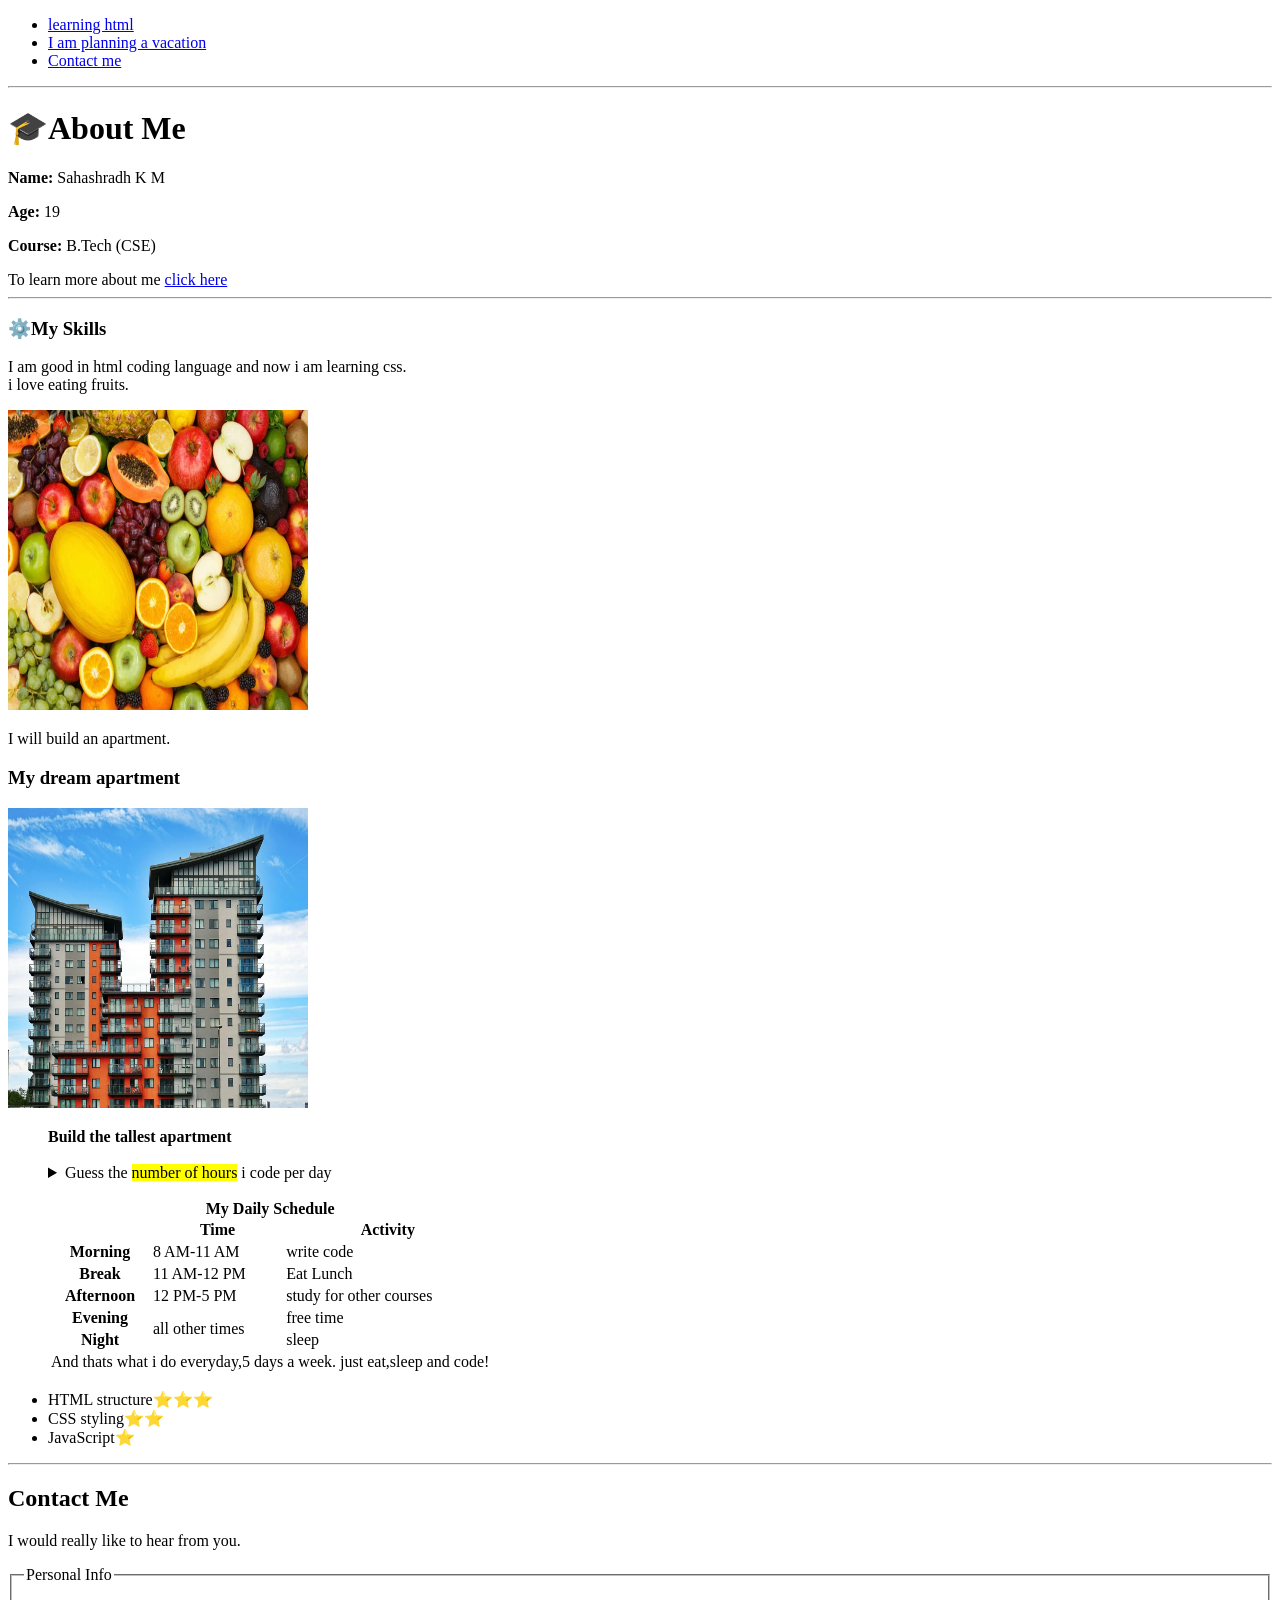
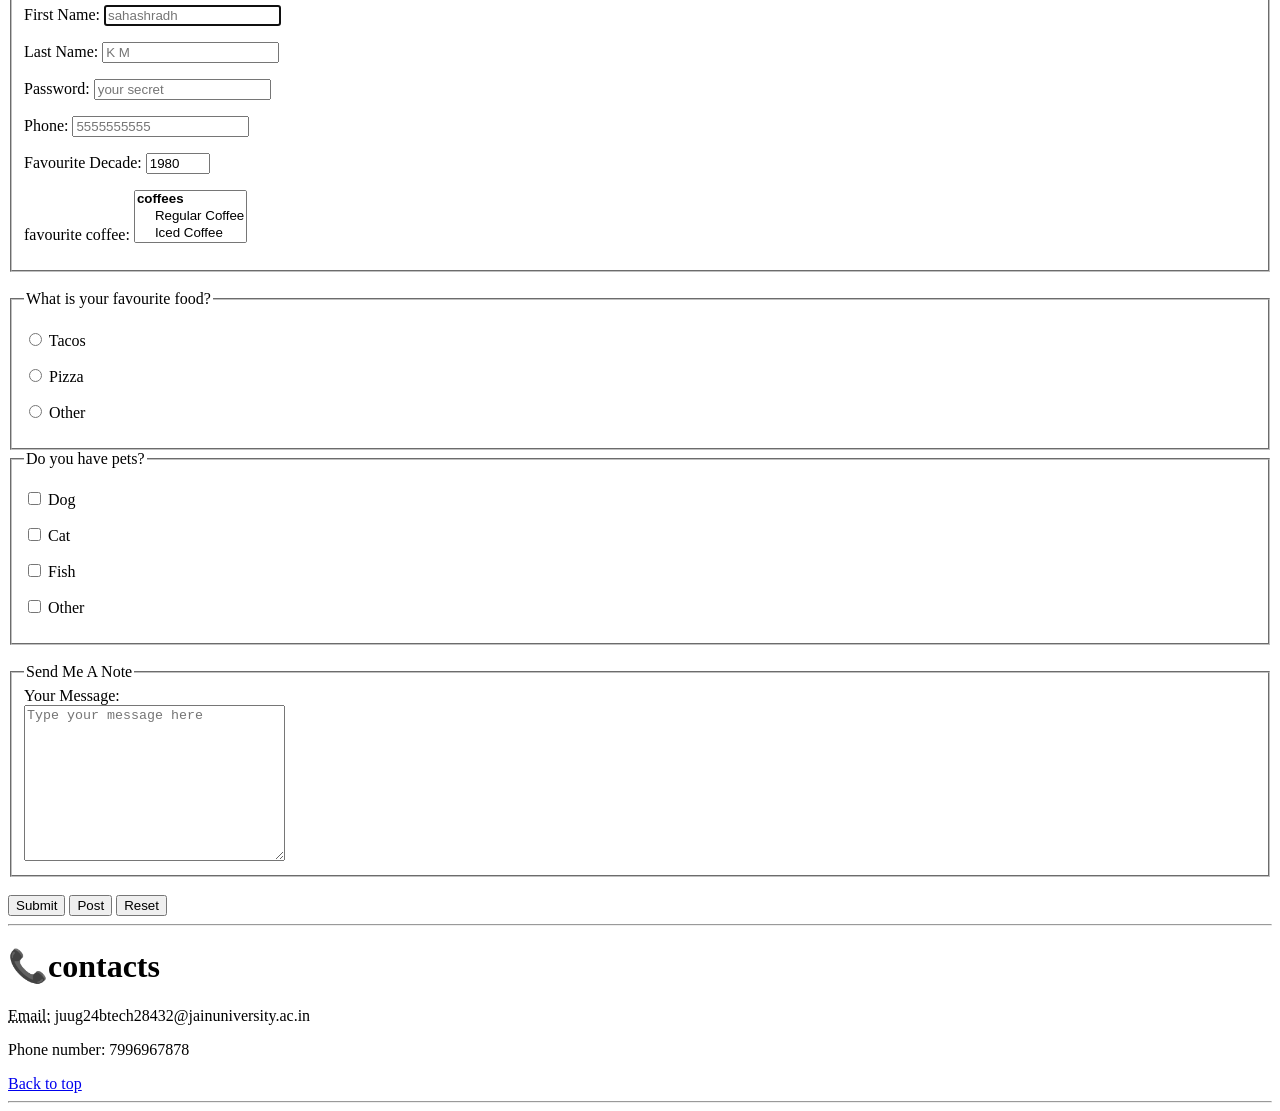
<file: exercise 01/index.html>
<!doctype html>
<html>
    <head>
        <title>Student Profile</title>
    </head>
    <body>
        <header>
        <nav>
            <ul>
                <li><a href="#html">learning html</a></li>
                <li><a href="#vacation">I am planning a vacation</a></li>
                <li><a href="#contact">Contact me</a></li>
            </ul>
        </nav>
        </header>
        <hr>
        <h1>🎓About Me</h1>
        <p><b>Name:</b> Sahashradh K M </p>
        <p><b>Age:</b> 19</p>
        <p><b>Course:</b> B.Tech (CSE)</p>
        To learn more about me <a href="about.html">click here</a>
        <hr>
        <main>
            <article id="html">
            <article id="vacation">
            <h1>⚙️My Skills</h1>
        <p>I am good in html coding language and now i am learning css.<br>
        i love eating fruits.</p>
        <img src="img/fruitssss.jpg" alt="fruits image" title="fruits are healthy for our body" height="300" width="300">
        <p> I will build an apartment.</p>
        <section>
            <h3>My dream apartment</h3>
        <img src="img/apartment.jpg" alt="apartment image" title="build the tallest apartment" height="300" width="300">
        <figure>
        <figcaption>
            <b>Build the tallest apartment</b>
        <br><br>
        </figcaption>
        <aside>
            <details>
                <summary> Guess the <mark>number of hours</mark> i code per day</summary>
                <p>5 hours</p>
            </details>
        </aside>
        <br>
        <table>
            <caption><b>My Daily Schedule</caption>
                <thead>
            <tr>
                <th>&nbsp;</th>
                <th scope="col">Time</th>
                <th scope="col">Activity</th>
            </tr>
            </thead>
            <tbody>
            <tr>
                <th scope="row">Morning</th>
                <td>
                    <time datetime="08:00">8 AM</time>-<time datetime="11:00">11 AM</time>
                </td>
                <td>
                    write code
                </td>
            </tr>
             <tr>
                <th scope="row">Break</th>
                <td>
                    <time datetime="11:00">11 AM</time>-<time datetime="12:00">12 PM</time>
                </td>
                <td>
                    Eat Lunch
                </td>
                 <tr>
                    <th scope="row">Afternoon</th>
                <td>
                    <time datetime="12:00">12 PM</time>-<time datetime="17:00">5 PM</time>
                </td>
                <td>
                    study for other courses
                </td>
            </tr>
            <tr>
                <th scope="row">Evening</th>
                <td rowspan="2">all other times</td>
                <td>free time</td>
            </tr>
            <tr>
                <th scope="row">Night</th>
                <td>sleep</td>
            </tr>
            </tbody>
            <tfoot>
                <tr>
                    <td colspan="3">And thats what i do everyday,5 days a week.
                        just eat,sleep and code!
                    </td>
                </tr>
            </tfoot>
        </table>
        </figure>
        </section>
        <ul>
            <li>HTML structure⭐⭐⭐</li>
            <li>CSS styling⭐⭐</li>
            <li>JavaScript⭐</li>
        </ul>
        </article>
        </article>  
        <hr>
        <article id="contact">
            <h2>Contact Me</h2>
            <p>I would really like to hear from you.</p>
            <form action="http://httpbin.org/get" method="get">
                <fieldset>
                    <legend>Personal Info</legend>
                <p>
                <label for="firstName">First Name:</label>
                <input type="text" name="firstName" id="firstName" placeholder="sahashradh" autocomplete="on" required autofocus>
                </p>
                <p>
                <label for="LastName">Last Name:</label>
                <input type="text" name="LastName" id="LastName" placeholder="K M" autocomplete="on" required>
                </p>
                <p>
                <label for="password">Password:</label>
                <input type="password" name="password" id="password" placeholder="your secret" required>
                </p>
                <p>
                <label for="phone">Phone:</label>
                <input type="tel" name="phone" id="phone" placeholder="5555555555" pattern="[0-9]{3}[0-9]{3}[0-9]{4}" required>
                </p>
                <p>
                <label for="decade"> Favourite Decade:</label>
                <input type="number" name="decade" id="decade" min="1950" max="2020" step="5" value="1980">
                </p>
                <p>
                    <label for="coffee">favourite coffee:</label>
                    <select name="coffee" id="coffee" multiple size="3">
                        <optgroup label="coffees">
                        <option value="regular coffee">Regular Coffee</option>
                        <option value="iced coffee">Iced Coffee</option>
                        </optgroup>
                        <optgroup label="espresso drinks">
                        <option value="latte">Latte</option>
                        <option value="cappuccino">Cappuccino</option>
                        <option value="cortado">Cortado</option>
                        <option value="americano">Americano</option>
                        </optgroup>
                        <option value="other">Other</option>
                    </select>
                </p>
                </fieldset>
                <br>
                <fieldset>
                    <legend>What is your favourite food?</legend>
                    <p>
                        <input type="radio" name="food" id="tacos" value="tacos">
                        <label for="tacos">Tacos</label>
                    </p>
                     <p>
                        <input type="radio" name="food" id="pizza" value="pizza">
                        <label for="pizza">Pizza</label>
                    </p>
                     <p>
                        <input type="radio" name="food" id="other" value="other">
                        <label for="other">Other</label>
                    </p>
                </fieldset>
                <fieldset>
                    <legend>Do you have pets?</legend>
                    <p>
                        <input type="checkbox" name="pets" id="dog" value="dog">
                        <label for="dog">Dog</label>
                    </p>
                    <p>
                        <input type="checkbox" name="pets" id="cat" value="cat">
                        <label for="cat">Cat</label>
                    </p>
                    <p>
                        <input type="checkbox" name="pets" id="fish" value="fish">
                        <label for="fish">Fish</label>
                    </p>
                    <p>
                        <input type="checkbox" name="pets" id="otherpet" value="otherpet">
                        <label for="otherpet">Other</label>
                    </p>
                </fieldset>
                <br>
                <fieldset>
                    <legend>Send Me A Note</legend>
                    <label for="message">Your Message:</label>
                    <br>
                    <textarea name="message" id="message" rows="10" cols="30" placeholder="Type your message here"></textarea>
                </fieldset>
                <br>
                <button type="submit">Submit</button>
                <button type="submit" formaction="http://httpbin.org/post" formmethod="post">Post</button>
                <button type="reset">Reset</button>
            </form>
        </article>
        </main>
        <hr>
        <footer>
        <h1>📞contacts</h1>
        <p><abbr title="Electronic mail">Email:</abbr> juug24btech28432@jainuniversity.ac.in</p>
        <p>Phone number: 7996967878</p>
        </footer>
        <a href="#">Back to top</a>
        <hr>
    </body>
</html>
</file>
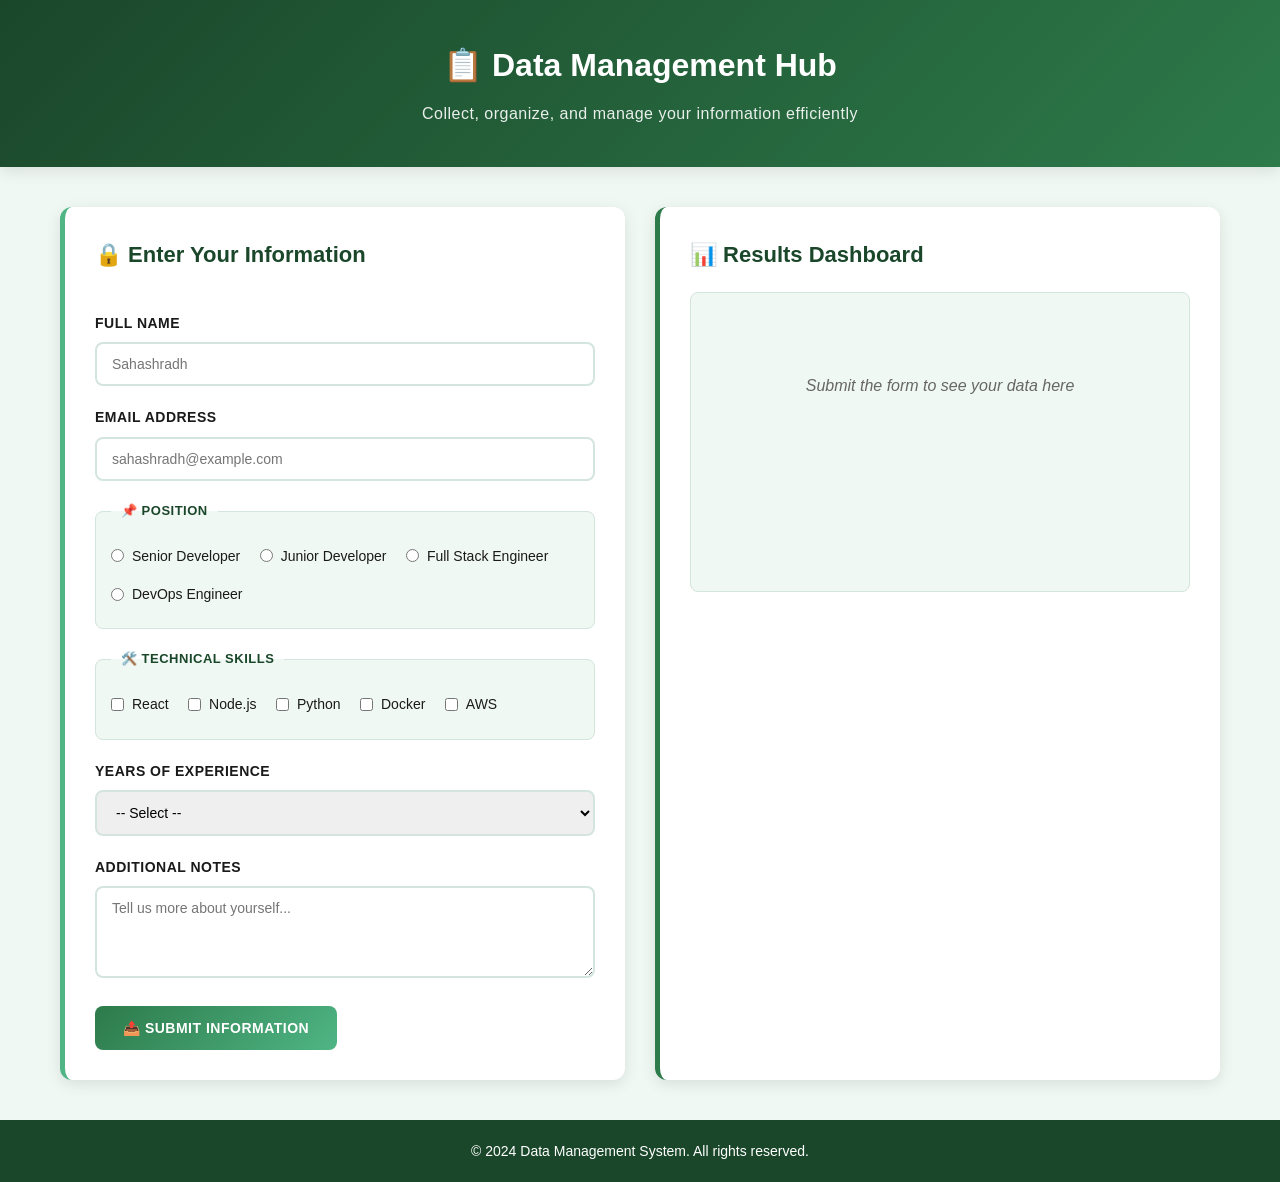
<file: exercise 06/index.html>
<!DOCTYPE html>
<html lang="en">
<head>
  <meta charset="UTF-8">
  <meta name="viewport" content="width=device-width, initial-scale=1.0">
  <title>Professional Data Management System</title>
  <link rel="stylesheet" href="style.css">
</head>
<body>
  <header class="header">
    <h1>📋 Data Management Hub</h1>
    <p>Collect, organize, and manage your information efficiently</p>
  </header>

  <main class="main-wrapper">
    <div class="form-section">
      <div id="form-container"></div>
    </div>
    
    <div class="results-section">
      <h2>📊 Results Dashboard</h2>
      <div id="output-div">
        <p class="empty-state">Submit the form to see your data here</p>
      </div>
    </div>
  </main>

  <footer class="footer">
    <p>&copy; 2024 Data Management System. All rights reserved.</p>
  </footer>

  <script src="script.js"></script>
</body>
</html>
</file>
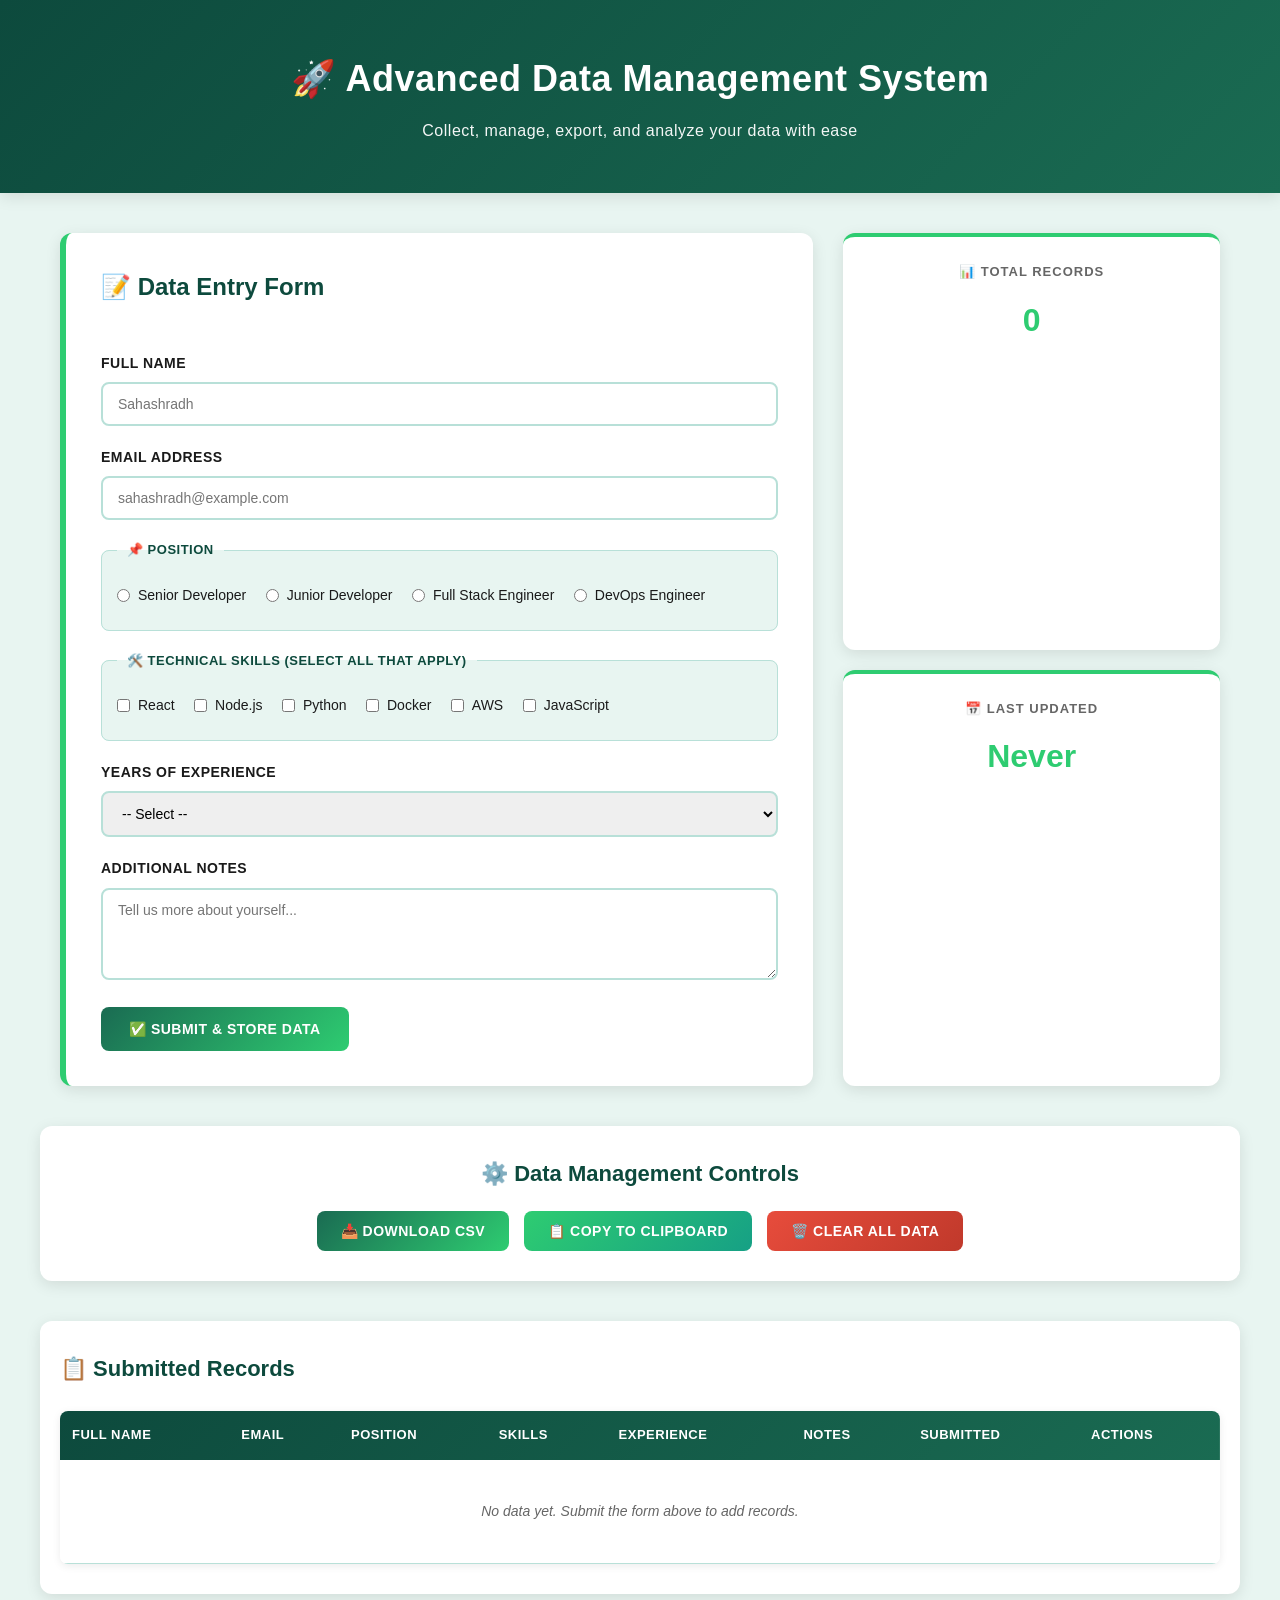
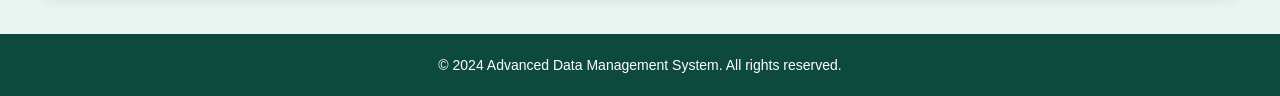
<file: exercise 07/index.html>
<!DOCTYPE html>
<html lang="en">
<head>
  <meta charset="UTF-8">
  <meta name="viewport" content="width=device-width, initial-scale=1.0">
  <title>Advanced Data Management System</title>
  <link rel="stylesheet" href="style.css">
</head>
<body>
  <header class="header">
    <h1>🚀 Advanced Data Management System</h1>
    <p>Collect, manage, export, and analyze your data with ease</p>
  </header>

  <main class="main-wrapper">
    <div class="form-section">
      <div id="form-container"></div>
    </div>
    
    <div class="stats-section">
      <div class="stat-card">
        <h3>📊 Total Records</h3>
        <p id="record-count">0</p>
      </div>
      <div class="stat-card">
        <h3>📅 Last Updated</h3>
        <p id="last-updated">Never</p>
      </div>
    </div>
  </main>

  <section class="controls-section">
    <h2>⚙️ Data Management Controls</h2>
    <div class="button-group">
      <button id="csv-download-btn" class="btn btn-primary">📥 Download CSV</button>
      <button id="copy-clipboard-btn" class="btn btn-success">📋 Copy to Clipboard</button>
      <button id="clear-all-btn" class="btn btn-danger">🗑️ Clear All Data</button>
    </div>
  </section>

  <section class="table-section">
    <h2>📋 Submitted Records</h2>
    <div class="table-container">
      <table id="data-table" class="data-table">
        <thead>
          <tr>
            <th>Full Name</th>
            <th>Email</th>
            <th>Position</th>
            <th>Skills</th>
            <th>Experience</th>
            <th>Notes</th>
            <th>Submitted</th>
            <th>Actions</th>
          </tr>
        </thead>
        <tbody id="table-body">
          <tr>
            <td colspan="8" class="empty-message">No data yet. Submit the form above to add records.</td>
          </tr>
        </tbody>
      </table>
    </div>
  </section>

  <div id="toast" class="toast"></div>

  <footer class="footer">
    <p>&copy; 2024 Advanced Data Management System. All rights reserved.</p>
  </footer>

  <script src="script.js"></script>
</body>
</html>
</file>
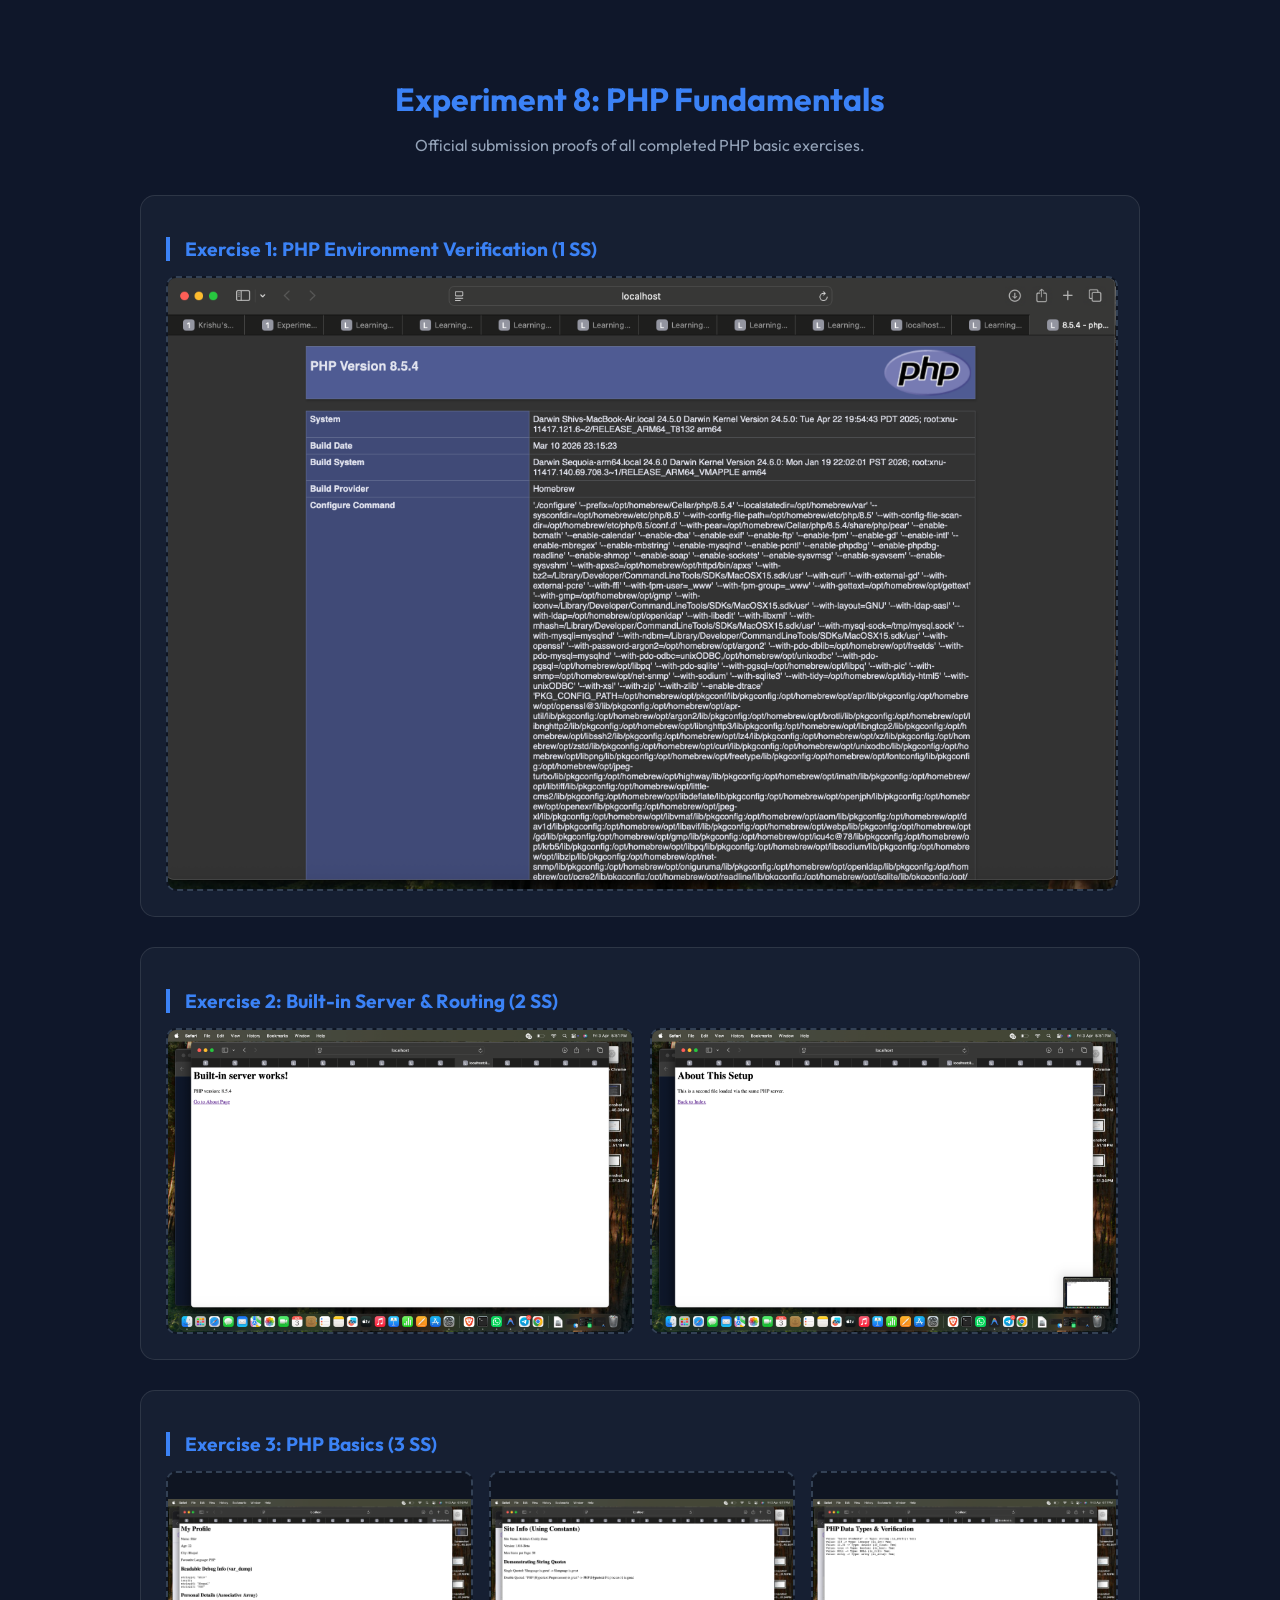
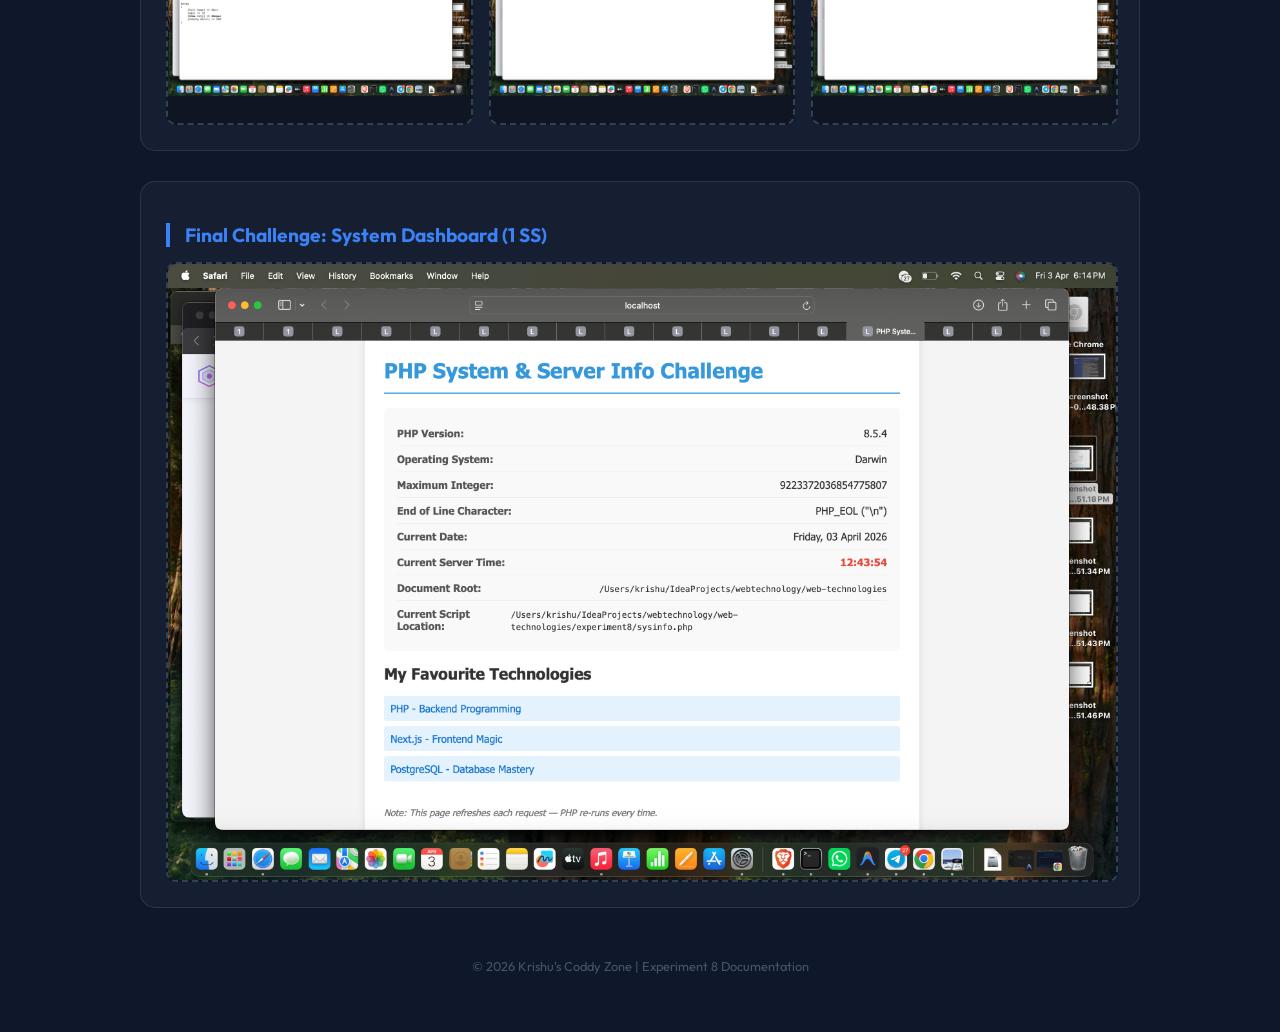
<file: exercise08/index.html>
<!DOCTYPE html>
<html lang="en">
<head>
    <meta charset="UTF-8">
    <meta name="viewport" content="width=device-width, initial-scale=1.0">
    <title>Experiment 8 - Submission Proofs</title>
    <link href="https://fonts.googleapis.com/css2?family=Outfit:wght@300;400;600&display=swap" rel="stylesheet">
    <style>
        :root {
            --bg: #0f172a;
            --card-bg: rgba(30, 41, 59, 0.5);
            --accent: #3b82f6;
            --text: #f8fafc;
        }
        body {
            background-color: var(--bg);
            color: var(--text);
            font-family: 'Outfit', sans-serif;
            padding: 50px 20px;
            display: flex;
            flex-direction: column;
            align-items: center;
        }
        .container { max-width: 1000px; width: 100%; }
        h1 { text-align: center; margin-bottom: 10px; color: var(--accent); }
        p.desc { text-align: center; color: #94a3b8; margin-bottom: 40px; }
        
        .ss-section {
            background: var(--card-bg);
            border: 1px solid rgba(255,255,255,0.1);
            border-radius: 15px;
            padding: 25px;
            margin-bottom: 30px;
        }
        .ss-section h2 { font-size: 1.2rem; margin-bottom: 15px; color: var(--accent); border-left: 4px solid var(--accent); padding-left: 15px; }
        
        .ss-grid {
            display: grid;
            grid-template-columns: repeat(auto-fit, minmax(300px, 1fr));
            gap: 20px;
        }

        .ss-placeholder {
            width: 100%;
            min-height: 250px;
            background: rgba(0,0,0,0.3);
            border: 2px dashed #334155;
            border-radius: 10px;
            display: flex;
            flex-direction: column;
            align-items: center;
            justify-content: center;
            overflow: hidden;
            position: relative;
        }
        .ss-placeholder img {
            max-width: 100%;
            display: block;
            z-index: 2;
        }
        .ss-placeholder::after {
            content: attr(data-label);
            color: #475569;
            font-size: 0.8rem;
            margin-top: 10px;
        }
        /* Hidden text when image is present */
        .ss-placeholder:has(img)::after { display: none; }

        .footer { text-align: center; margin-top: 50px; color: #475569; font-size: 0.8rem; }
    </style>
</head>
<body>
    <div class="container">
        <h1>Experiment 8: PHP Fundamentals</h1>
        <p class="desc">Official submission proofs of all completed PHP basic exercises.</p>

        <!-- Exercise 1 -->
        <div class="ss-section">
            <h2>Exercise 1: PHP Environment Verification (1 SS)</h2>
            <div class="ss-grid">
                <div class="ss-placeholder" data-label="ex1_ss1.png">
                    <img src="images/1_ss_ex1.png" alt="Exercise 1 Screenshot">
                </div>
            </div>
        </div>

        <!-- Exercise 2 -->
        <div class="ss-section">
            <h2>Exercise 2: Built-in Server & Routing (2 SS)</h2>
            <div class="ss-grid">
                <div class="ss-placeholder" data-label="ex2_ss1.png">
                    <img src="images/1_ss_ex2.png" alt="Server Index">
                </div>
                <div class="ss-placeholder" data-label="ex2_ss2.png">
                    <img src="images/2_ss_ex2.png" alt="Server About">
                </div>
            </div>
        </div>

        <!-- Exercise 3 -->
        <div class="ss-section">
            <h2>Exercise 3: PHP Basics (3 SS)</h2>
            <div class="ss-grid">
                <div class="ss-placeholder" data-label="ex3_ss1.png">
                    <img src="images/1_ss_ex3.png" alt="Profile Logic">
                </div>
                <div class="ss-placeholder" data-label="ex3_ss2.png">
                    <img src="images/2_ss_ex3.png" alt="Constants Demo">
                </div>
                <div class="ss-placeholder" data-label="ex3_ss3.png">
                    <img src="images/3_ss_ex3.png" alt="Data Types Logic">
                </div>
            </div>
        </div>

        <!-- Final Challenge -->
        <div class="ss-section">
            <h2>Final Challenge: System Dashboard (1 SS)</h2>
            <div class="ss-grid">
                <div class="ss-placeholder" data-label="challenge_ss1.png">
                    <img src="images/1_ss_challenge.png" alt="System Info Challenge">
                </div>
            </div>
        </div>

        <div class="footer">
            &copy; 2026 Krishu's Coddy Zone | Experiment 8 Documentation
        </div>
    </div>
</body>
</html>
</file>
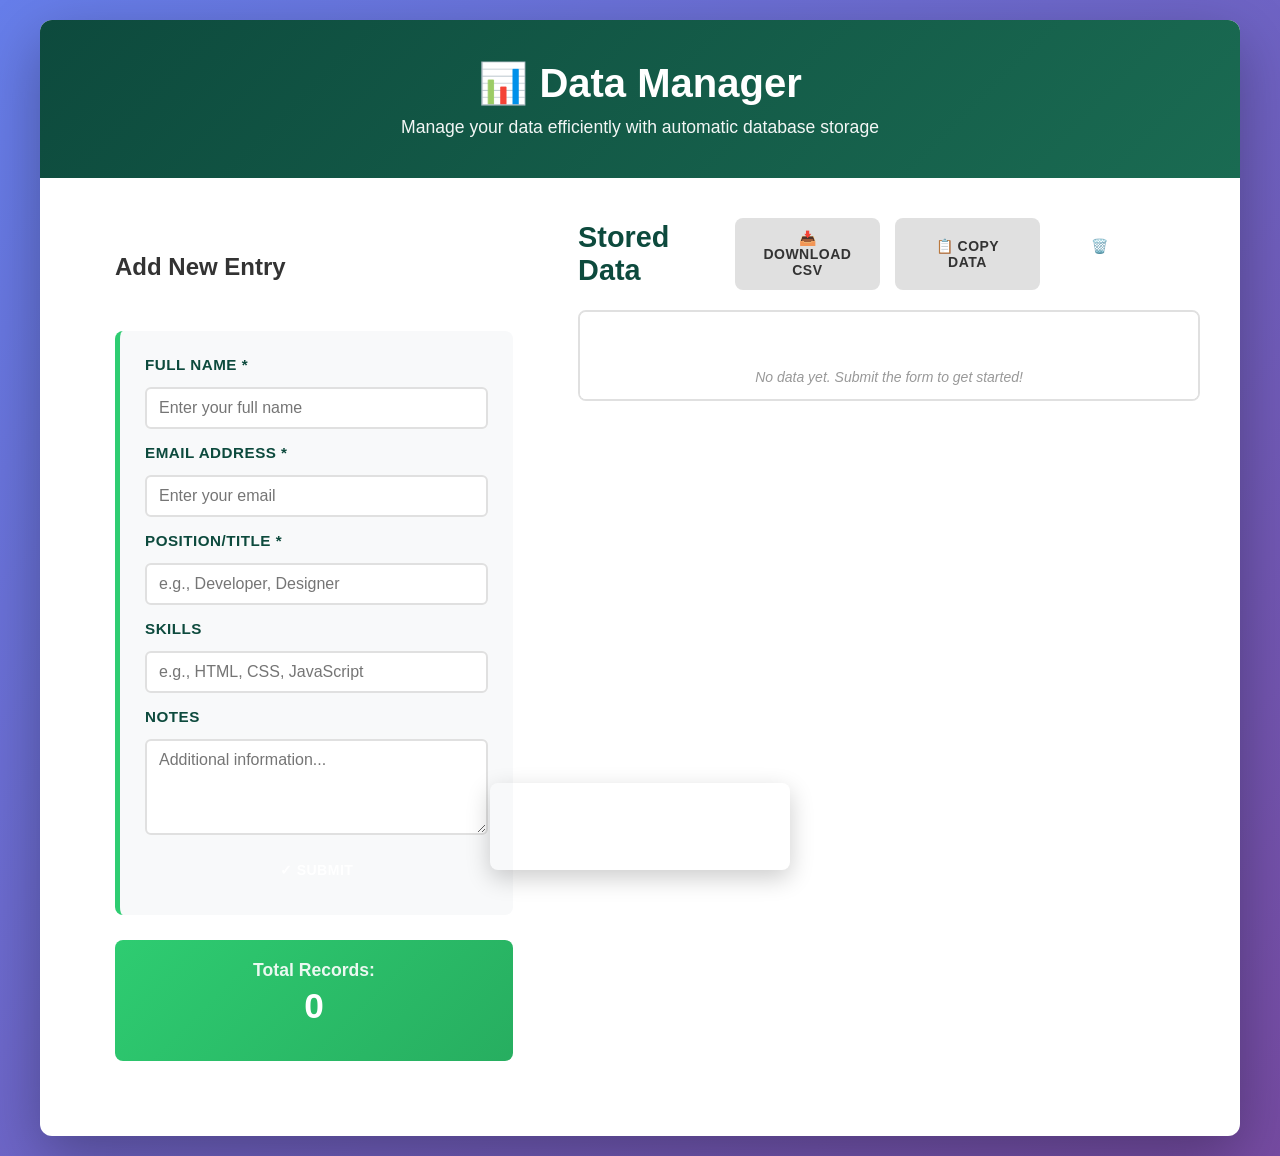
<file: exercise09/index.html>
<!DOCTYPE html>
<html lang="en">
<head>
    <meta charset="UTF-8">
    <meta name="viewport" content="width=device-width, initial-scale=1.0">
    <title>Exercise 09 - Data Manager</title>
    <link rel="stylesheet" href="style.css">
</head>
<body>
    <div class="container">
        <!-- Header -->
        <header class="header">
            <h1>📊 Data Manager</h1>
            <p>Manage your data efficiently with automatic database storage</p>
        </header>

        <!-- Form Section -->
        <div class="main-content">
            <section class="form-section">
                <h2>Add New Entry</h2>
                <form id="dataForm" class="form">
                    <div class="form-group">
                        <label for="fullname">Full Name *</label>
                        <input type="text" id="fullname" name="fullname" required placeholder="Enter your full name">
                    </div>

                    <div class="form-group">
                        <label for="email">Email Address *</label>
                        <input type="email" id="email" name="email" required placeholder="Enter your email">
                    </div>

                    <div class="form-group">
                        <label for="position">Position/Title *</label>
                        <input type="text" id="position" name="position" required placeholder="e.g., Developer, Designer">
                    </div>

                    <div class="form-group">
                        <label for="skills">Skills</label>
                        <input type="text" id="skills" name="skills" placeholder="e.g., HTML, CSS, JavaScript">
                    </div>

                    <div class="form-group">
                        <label for="notes">Notes</label>
                        <textarea id="notes" name="notes" rows="4" placeholder="Additional information..."></textarea>
                    </div>

                    <button type="submit" class="btn btn-primary">✓ Submit</button>
                </form>

                <!-- Info Box -->
                <div class="info-box">
                    <p><strong>Total Records:</strong> <span id="totalRecords">0</span></p>
                    <p id="lastUpdated" style="font-size: 0.9em; color: #666;"></p>
                </div>
            </section>

            <!-- Data Section -->
            <section class="data-section">
                <div class="section-header">
                    <h2>Stored Data</h2>
                    <div class="button-group">
                        <button id="downloadBtn" class="btn btn-secondary">📥 Download CSV</button>
                        <button id="copyBtn" class="btn btn-secondary">📋 Copy Data</button>
                        <button id="clearBtn" class="btn btn-danger">🗑️ Clear All</button>
                    </div>
                </div>

                <!-- Data Table -->
                <div class="table-wrapper">
                    <table id="dataTable" class="data-table">
                        <thead>
                            <tr>
                                <th>#</th>
                                <th>Full Name</th>
                                <th>Email</th>
                                <th>Position</th>
                                <th>Skills</th>
                                <th>Notes</th>
                                <th>Submitted</th>
                                <th>Action</th>
                            </tr>
                        </thead>
                        <tbody id="tableBody">
                            <tr class="empty-row">
                                <td colspan="8">No data yet. Submit the form to get started!</td>
                            </tr>
                        </tbody>
                    </table>
                </div>
            </section>
        </div>
    </div>

    <!-- Toast Notification -->
    <div id="toast" class="toast"></div>

    <script src="script.js"></script>
</body>
</html>
</file>
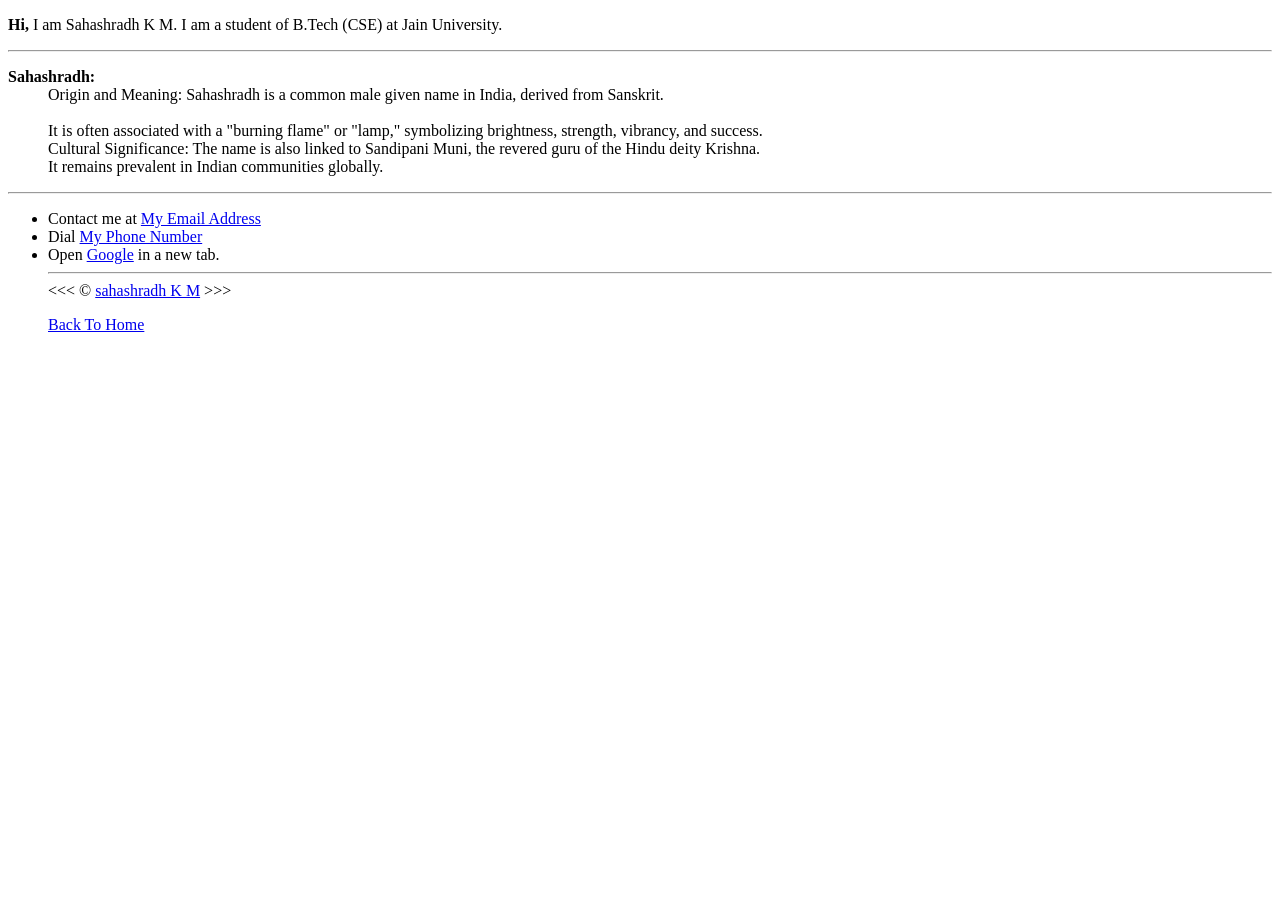
<file: exercise 01/about.html>
<!doctype html>
<html>
    <head>
        <title>About Me</title>
    </head>
    <body>
    <p><strong>Hi,</strong> I am Sahashradh K M. I am a student of B.Tech (CSE) at Jain University.<br>
        <hr>
    <dl>
    <dt><strong>Sahashradh:</strong></dt>
                   <dd>Origin and Meaning: Sahashradh is a common male given name in India, derived from Sanskrit.</dd><br>
    &nbsp;&nbsp;&nbsp;&nbsp;&nbsp;&nbsp;&nbsp;&nbsp;&nbsp;&nbsp;It is often associated with a "burning flame" or "lamp," symbolizing brightness, strength, vibrancy, and success.<br>

    &nbsp;&nbsp;&nbsp;&nbsp;&nbsp;&nbsp;&nbsp;&nbsp;&nbsp;&nbsp;Cultural Significance: The name is also linked to Sandipani Muni, the revered guru of the Hindu deity Krishna.<br>
    &nbsp;&nbsp;&nbsp;&nbsp;&nbsp;&nbsp;&nbsp;&nbsp;&nbsp;&nbsp;It remains prevalent in Indian communities globally.</p>
    </dl>
    <hr>
<ul>
    <li>Contact me at <a href="mailto:juug24btech28432@jainuniversity.ac.in">My Email Address</a></li>
    <li>Dial <a href="tel:+91 7996967878">My Phone Number</a></li>
    <li>Open <a href="https://www.google.com/">Google</a> in a new tab.</li>
    <hr>
    &lt;&lt;&lt; &copy; <a href="index.html">sahashradh K M</a> &gt;&gt;&gt;
    <p>
        <a href="/">Back To Home</a>
    </p>
</ul>
    </body>
</html>
</file>
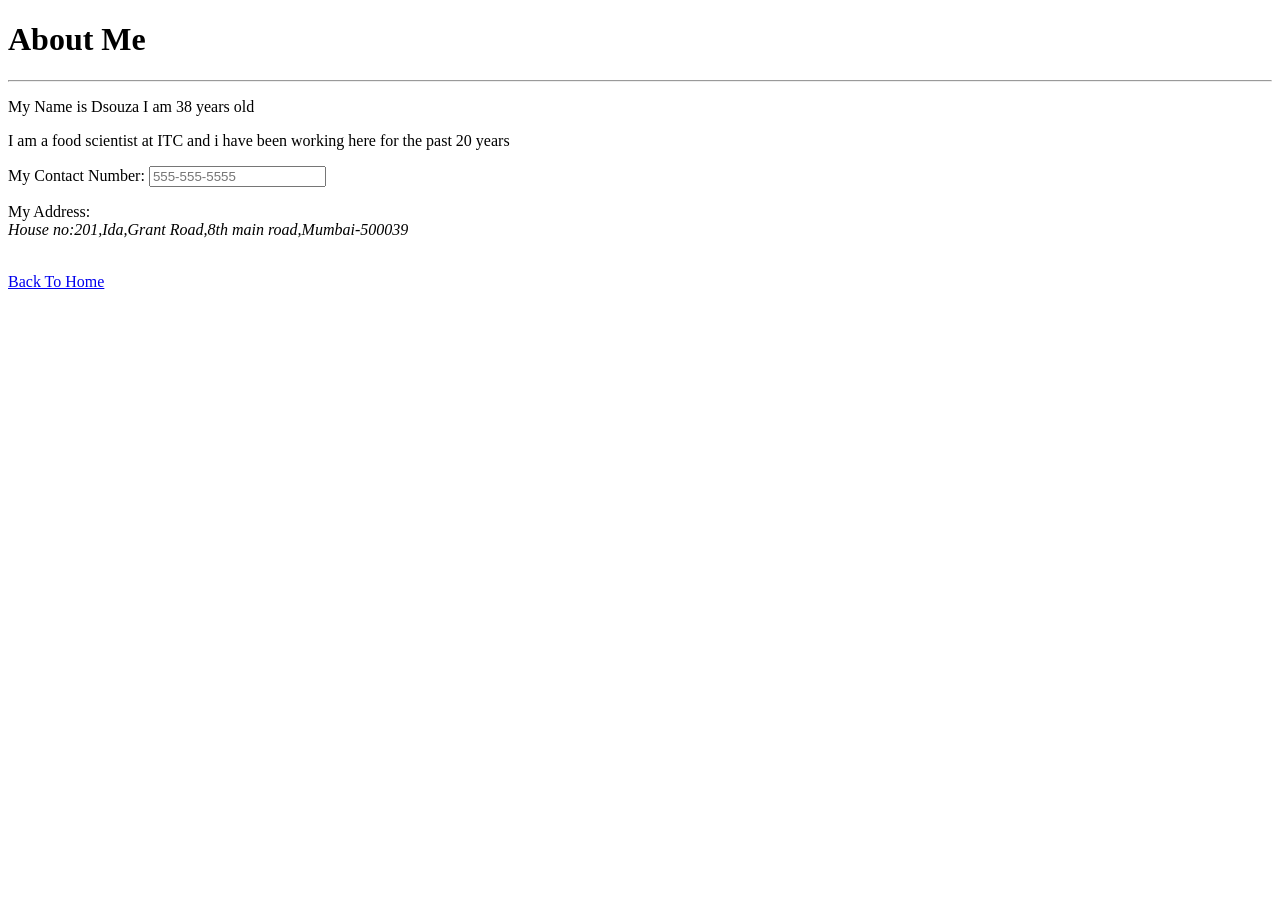
<file: exercise 02/about.html>
<!doctype html>
<html>
    <head>
        <title>About Me</title>
    </head>
    <body>
        <h1>About Me</h1>
        <hr>
        <p>My Name is Dsouza I am 38 years old</p>
        <p>I am a food scientist at ITC and i have been working here for the past 20 years</p>
        <p>
                <label for="phone">My Contact Number:</label>
                <input type="tel" name="phone" id="phone" placeholder="555-555-5555" pattern="[0-9]{3}-[0-9]{3}-[0-9]{4}" required>
                </p>
                My Address:
                <address>House no:201,Ida,Grant Road,8th main road,Mumbai-500039</address>
                <br>
    <p>
        <a href="/">Back To Home</a>
    </p>
    </body>
</html>
</file>
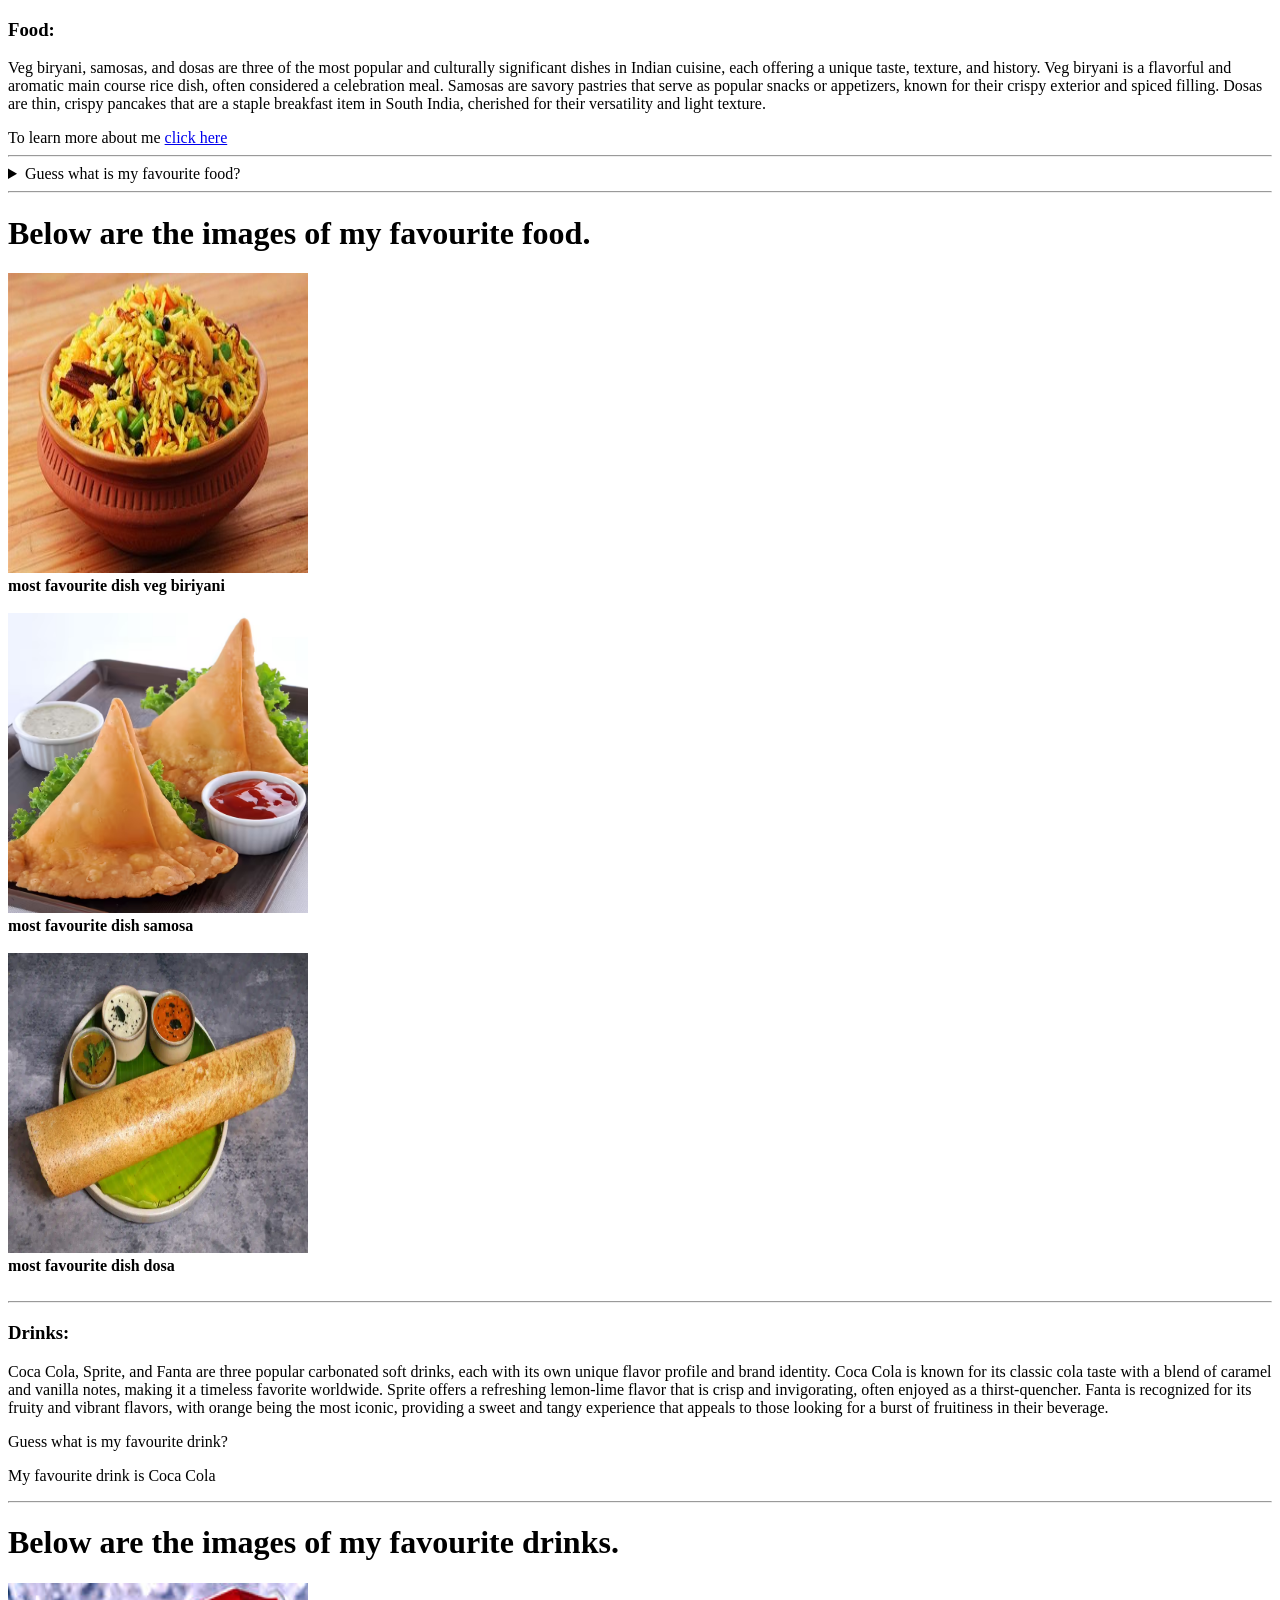
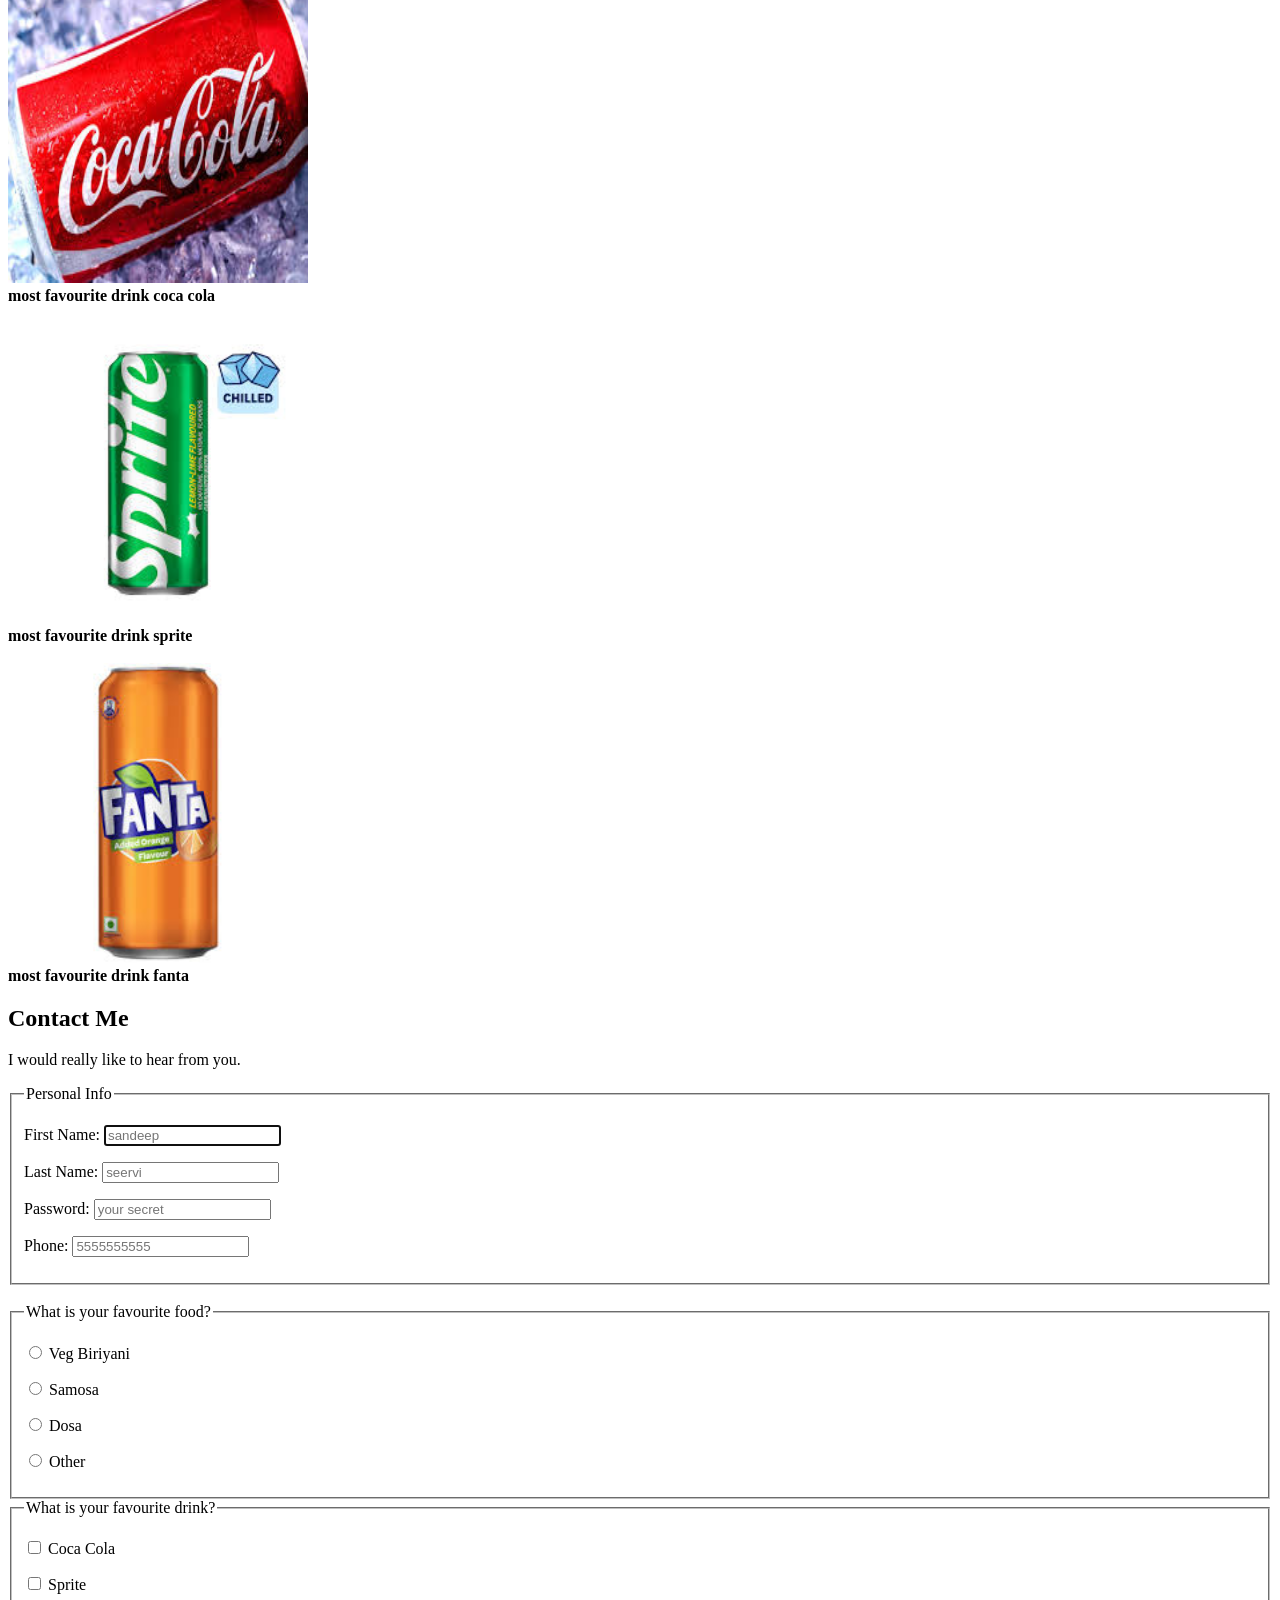
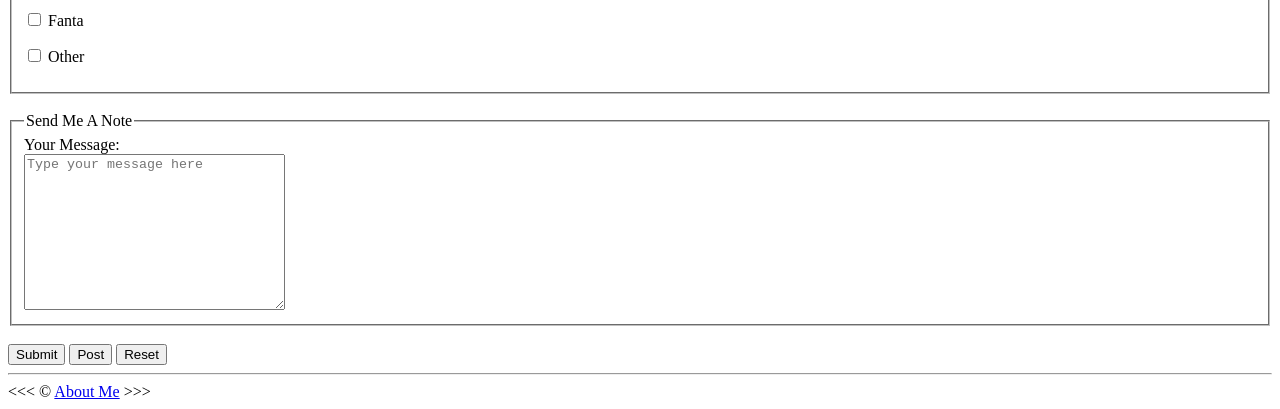
<file: exercise 02/Experiment 01.html>
<!doctype html>
<html>
    <head>
        <title>Working Profile</title>
    </head>
    <body>
<h3>Food:</h3>
<p>Veg biryani, samosas, and dosas are three of the most popular and culturally significant dishes in Indian cuisine, each offering a unique taste, texture, and history.
    Veg biryani is a flavorful and aromatic main course rice dish, often considered a celebration meal. 
    Samosas are savory pastries that serve as popular snacks or appetizers, known for their crispy exterior and spiced filling.
    Dosas are thin, crispy pancakes that are a staple breakfast item in South India, cherished for their versatility and light texture.
</p>
To learn more about me <a href="about.html">click here</a><br>
        <hr>
        <aside>
            <details>
                <summary> Guess what is my favourite food?</summary>
                <p>My favourite food is Veg Biriyani</p>
            </details>
        </aside>
        <hr>
        <h1>Below are the images of my favourite food.</h1>
        <img src="img/VEG BIRIYANI.jpg" alt="veg biriyani image" title="veg biriyani is very delicious" height="300" width="300"><br>
        <figcaption>
            <b>most favourite dish veg biriyani</b>
            </figcaption>
            <br>
        <img src="img/SAMOSA.avif" alt="samosa image" title="samosa is very much tasty" height="300" width="300"><br>
        <figcaption>
            <b>most favourite dish samosa</b>
            </figcaption>
            <br>
        <img src="img/Plain-Dosa.webp" alt="dosa image" title="dosa is very tasty" height="300" width="300">
        <figcaption>
            <b>most favourite dish dosa</b>
            </figcaption>
            <br>
            <hr>
            <h3>Drinks:</h3>
            <p>
Coca Cola, Sprite, and Fanta are three popular carbonated soft drinks, each with its own unique flavor profile and brand identity.
 Coca Cola is known for its classic cola taste with a blend of caramel and vanilla notes, making it a timeless favorite worldwide. 
 Sprite offers a refreshing lemon-lime flavor that is crisp and invigorating, often enjoyed as a thirst-quencher. 
 Fanta is recognized for its fruity and vibrant flavors, with orange being the most iconic, providing a sweet and tangy experience that appeals to those looking for a burst of fruitiness in their beverage.
            </p>
            <summary> Guess what is my favourite drink?</summary>
                <p>My favourite drink is Coca Cola</p>
            </details>
        </aside>
        <hr>
        <h1>Below are the images of my favourite drinks.</h1>
        <img src="img/COCOCOLA.jpeg" alt="coca cola image" title="coca cola is very delicious" height="300" width="300"><br>
        <figcaption>
            <b>most favourite drink coca cola</b>
            </figcaption>
            <br>
        <img src="img/sprite.jpeg" alt="sprite image" title="sprite is very much tasty" height="300" width="300"><br>
        <figcaption>
            <b>most favourite drink sprite</b>
            </figcaption>
            <br>
        <img src="img/fanta.jpeg" alt="fanta image" title="fanta is very tasty" height="300" width="300">
        <figcaption>
            <b>most favourite drink fanta</b>
            </figcaption>
        <article id="contact">
            <h2>Contact Me</h2>
            <p>I would really like to hear from you.</p>
            <form action="http://httpbin.org/get" method="get">
                <fieldset>
                    <legend>Personal Info</legend>
                <p>
                <label for="firstName">First Name:</label>
                <input type="text" name="firstName" id="firstName" placeholder="sandeep" autocomplete="on" required autofocus>
                </p>
                <p>
                <label for="LastName">Last Name:</label>
                <input type="text" name="LastName" id="LastName" placeholder="seervi" autocomplete="on" required>
                </p>
                <p>
                <label for="password">Password:</label>
                <input type="password" name="password" id="password" placeholder="your secret" required>
                </p>
                <p>
                <label for="phone">Phone:</label>
                <input type="tel" name="phone" id="phone" placeholder="5555555555" pattern="[0-9]{3}[0-9]{3}[0-9]{4}" required>
                </p>
                </fieldset>
                <br>
                <fieldset>
                    <legend>What is your favourite food?</legend>
                    <p>
                        <input type="radio" name="food" id="veg biriyani" value="veg biriyani">
                        <label for="veg biriyani">Veg Biriyani</label>
                    </p>
                     <p>
                        <input type="radio" name="food" id="samosa" value="samosa">
                        <label for="samosa">Samosa</label>
                    </p>
                     <p>
                        <input type="radio" name="food" id="dosa" value="dosa">
                        <label for="dosa">Dosa</label>
                    </p>
                     <p>
                        <input type="radio" name="food" id="other" value="other">
                        <label for="other">Other</label>
                    </p>
                </fieldset>
                <fieldset>
                    <legend>What is your favourite drink?</legend>
                    <p>
                        <input type="checkbox" name="drinks" id="coca cola" value="coca cola">
                        <label for="coca cola">Coca Cola</label>
                    </p>
                    <p>
                        <input type="checkbox" name="drinks" id="sprite" value="sprite">
                        <label for="sprite">Sprite</label>
                    </p>
                    <p>
                        <input type="checkbox" name="drinks" id="fanta" value="fanta">
                        <label for="fanta">Fanta</label>
                    </p>
                    <p>
                        <input type="checkbox" name="drinks" id="otherdrinks" value="otherdrinks">
                        <label for="otherdrinks">Other</label>
                    </p>
                </fieldset>
                <br>
                <fieldset>
                    <legend>Send Me A Note</legend>
                    <label for="message">Your Message:</label>
                    <br>
                    <textarea name="message" id="message" rows="10" cols="30" placeholder="Type your message here"></textarea>
                </fieldset>
                <br>
                <button type="submit">Submit</button>
                <button type="submit" formaction="http://httpbin.org/post" formmethod="post">Post</button>
                <button type="reset">Reset</button>
            </form>
        </article>
        <hr>
        &lt;&lt;&lt; &copy; <a href="index.html">About Me</a> &gt;&gt;&gt;
    </body>
</html>
</file>
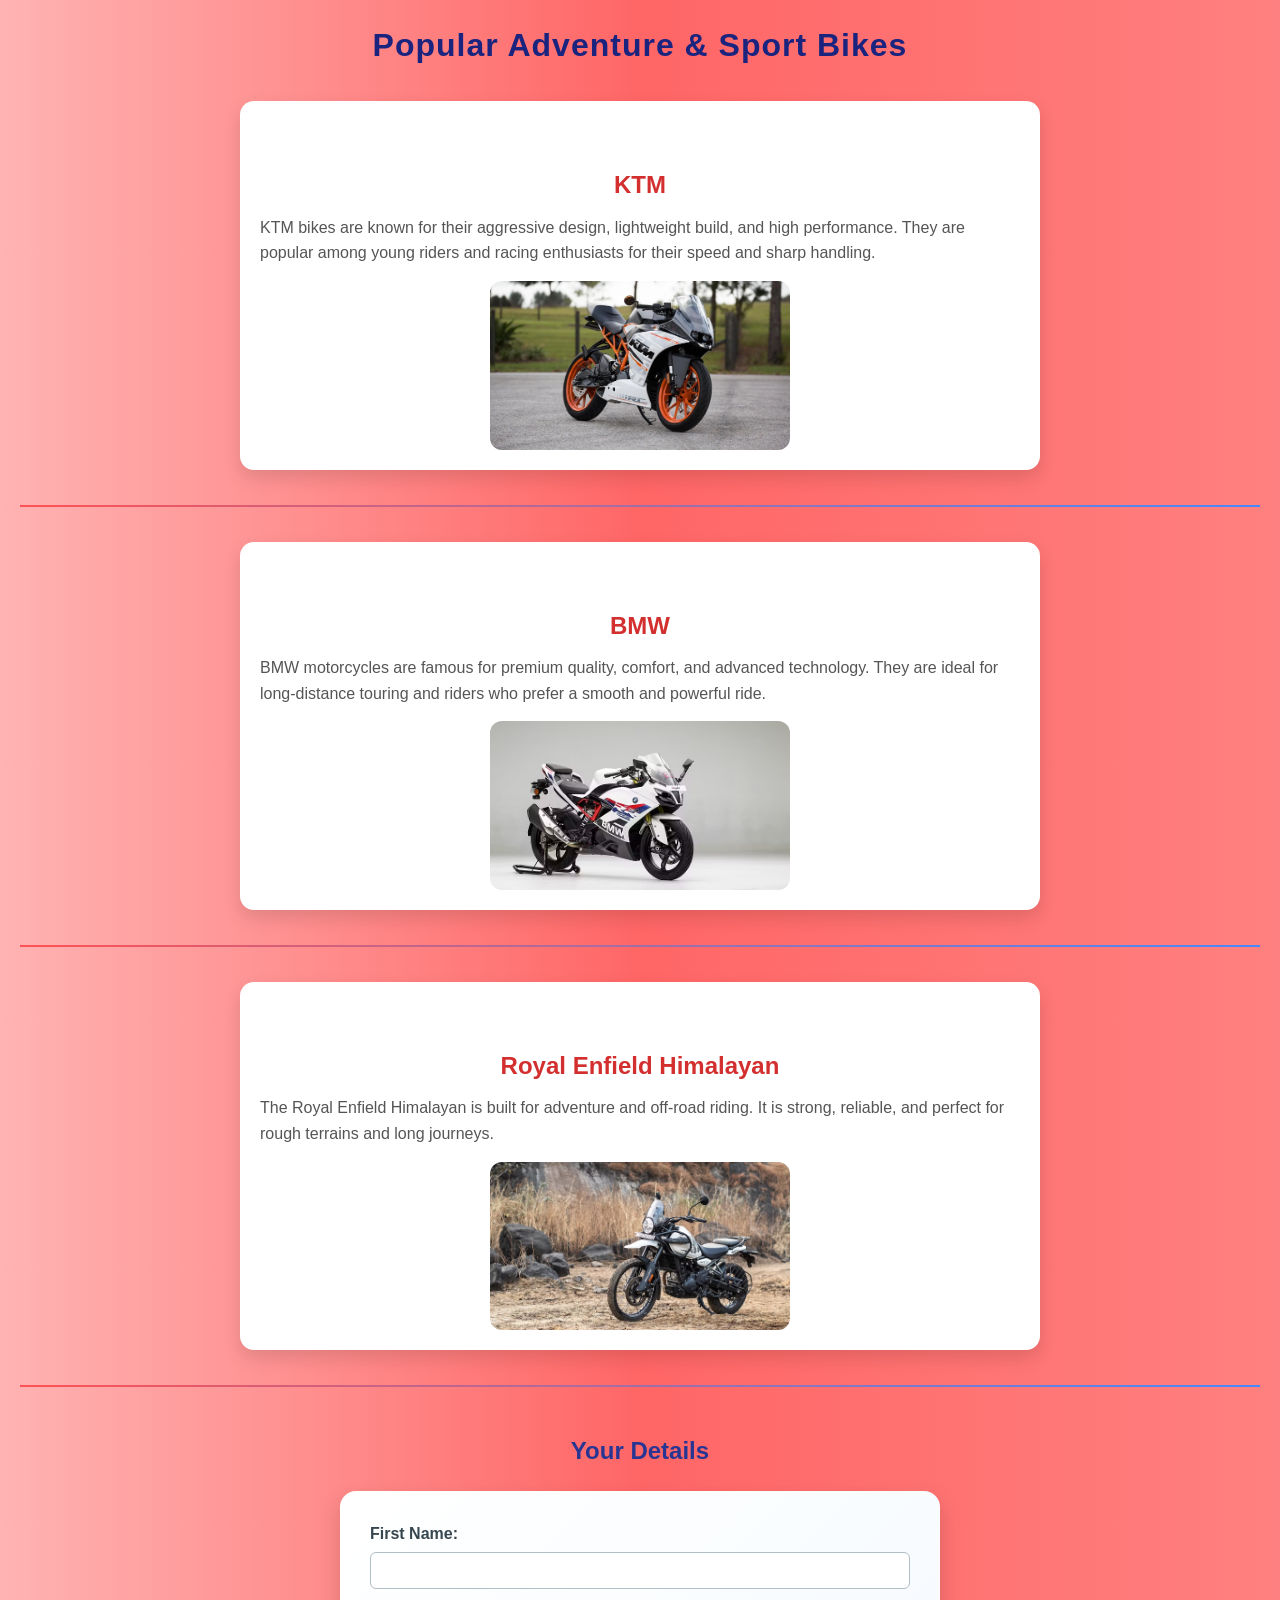
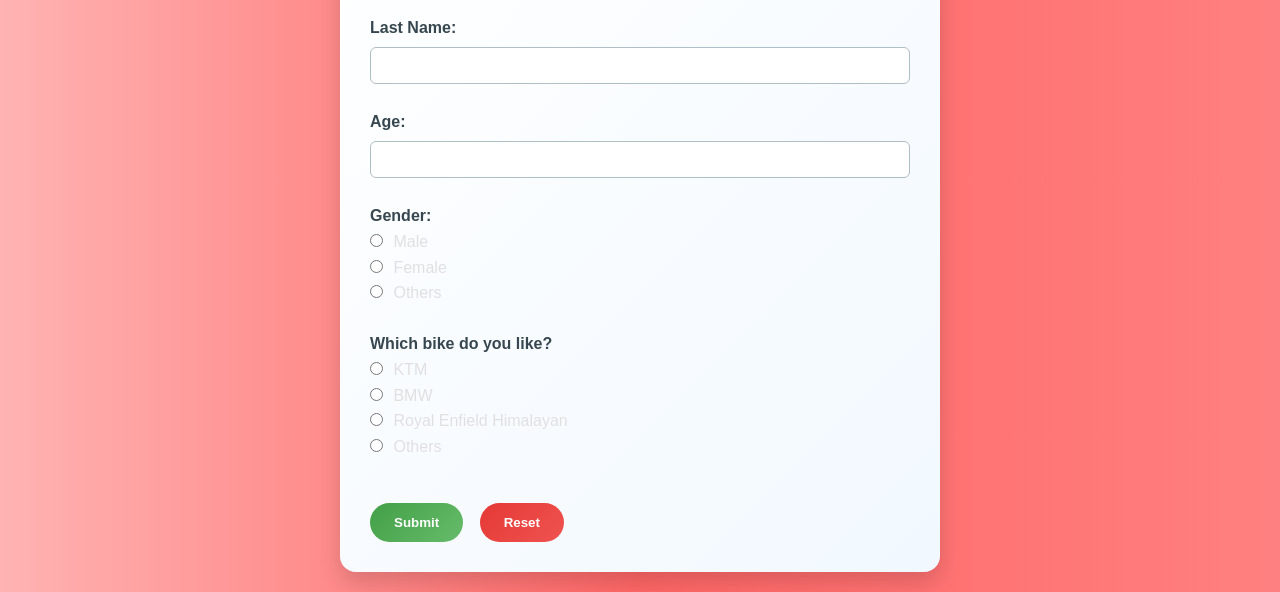
<file: exercise 03/Experiment 02.html>
<!DOCTYPE html>
<html lang="en">
<head>
    <meta charset="UTF-8">
    <meta name="viewport" content="width=device-width, initial-scale=1.0">
    <title>Bikes Showcase</title>
    <link rel="stylesheet" href="Experiment 02.css">
</head>
<body>

    <h1>Popular Adventure & Sport Bikes</h1>

    <!-- KTM -->
    <section>
        <h2>KTM</h2>
        <p>
            KTM bikes are known for their aggressive design, lightweight build, and high performance.
            They are popular among young riders and racing enthusiasts for their speed and sharp handling.
        </p>
       <img src="img/ktm.webp" alt="KTM Bike" width="300">
    </section>

    <hr>

    <!-- BMW -->
    <section>
        <h2>BMW</h2>
        <p>
            BMW motorcycles are famous for premium quality, comfort, and advanced technology.
            They are ideal for long-distance touring and riders who prefer a smooth and powerful ride.
        </p>
        <img src="img/bmw.avif" alt="BMW Bike" width="300">
    </section>

    <hr>

    <!-- Royal Enfield Himalayan -->
    <section>
        <h2>Royal Enfield Himalayan</h2>
        <p>
            The Royal Enfield Himalayan is built for adventure and off-road riding.
            It is strong, reliable, and perfect for rough terrains and long journeys.
        </p>
        <img src="img/himaalayan.avif" alt="Royal Enfield Himalayan" width="300">
    </section>

    <hr>

    <!-- Form -->
    <h2>Your Details</h2>
    <form>
        <!-- Personal Information -->
        <label>First Name:</label><br>
        <input type="text" name="firstName" required><br><br>

        <label>Last Name:</label><br>
        <input type="text" name="lastName" required><br><br>

        <label>Age:</label><br>
        <input type="number" name="age" min="1" required><br><br>

        <!-- Gender -->
        <label>Gender:</label><br>
        <input type="radio" name="gender" value="male"> Male<br>
        <input type="radio" name="gender" value="female"> Female<br>
        <input type="radio" name="gender" value="others"> Others<br><br>

        <!-- Bike Choice -->
        <label>Which bike do you like?</label><br>
        <input type="radio" name="bike" value="ktm"> KTM<br>
        <input type="radio" name="bike" value="bmw"> BMW<br>
        <input type="radio" name="bike" value="royal_enfield"> Royal Enfield Himalayan<br>
        <input type="radio" name="bike" value="others"> Others<br><br>

        <!-- Buttons -->
        <input type="submit" value="Submit">
        <input type="reset" value="Reset">
    </form>

</body>
</html>
</file>
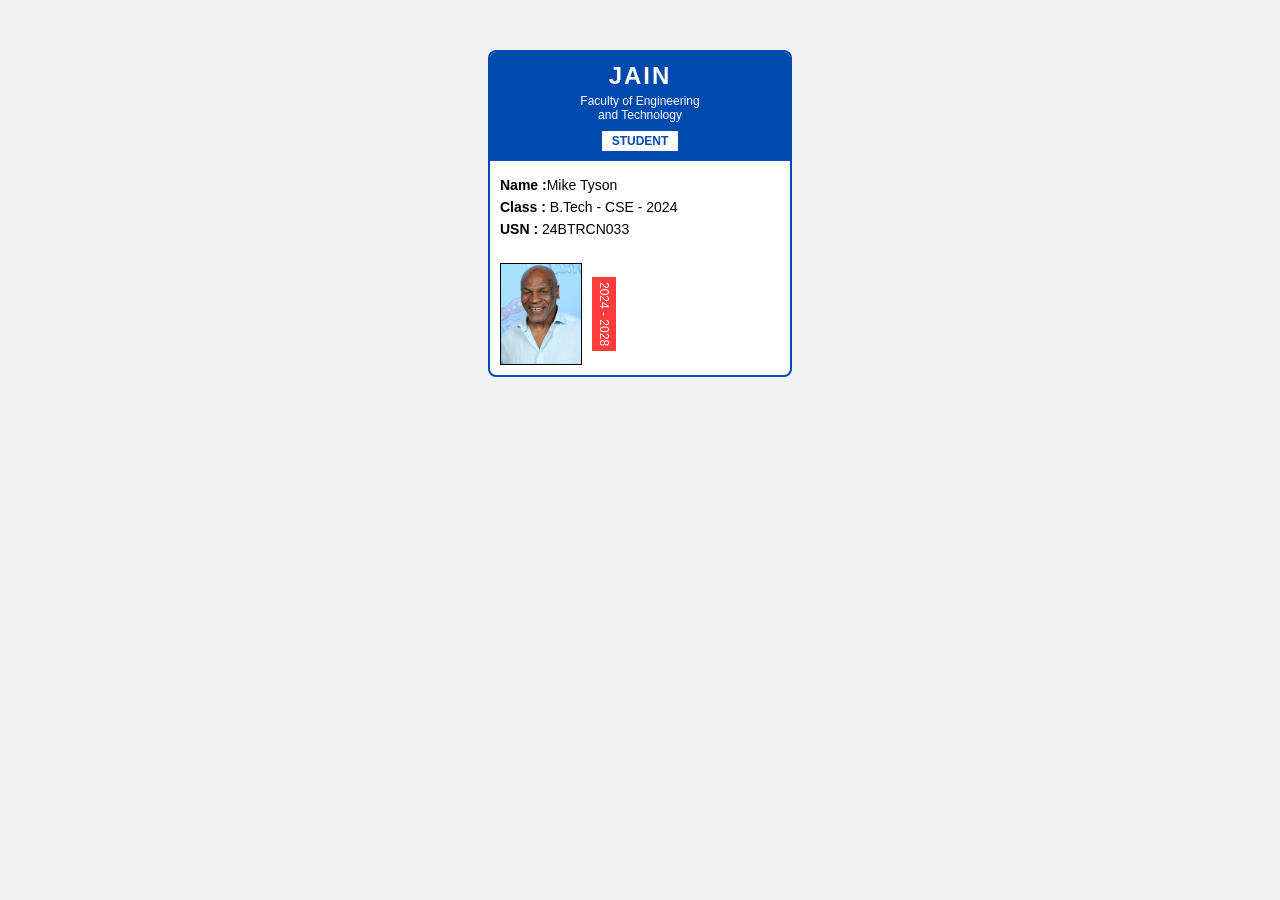
<file: exercise 04/Experiment 03.html>
<!DOCTYPE html>
<html lang="en">
<head>
  <meta charset="UTF-8">
  <title>ID Card</title>
  <link rel="stylesheet" href="Experiment 03.css">
</head>
<body>
  <div class="id-card">
    <div class="top">
      <h2>JAIN</h2>
      <p class="sub">Faculty of Engineering<br>and Technology</p>
      <span class="student">STUDENT</span>
    </div>
    <div class="details">
      <p><strong>Name :</strong>Mike Tyson</p>
      <p><strong>Class :</strong> B.Tech - CSE - 2024</p>
      <p><strong>USN :</strong> 24BTRCN033</p>
    </div>
    <div class="bottom">
      <img src="img/Mike_Tyson_Photo_Op_GalaxyCon_Austin_2023.jpg" alt="Student Photo">
      <span class="year">2024 - 2028</span>
    </div>
  </div>
</body>
</html>
</file>
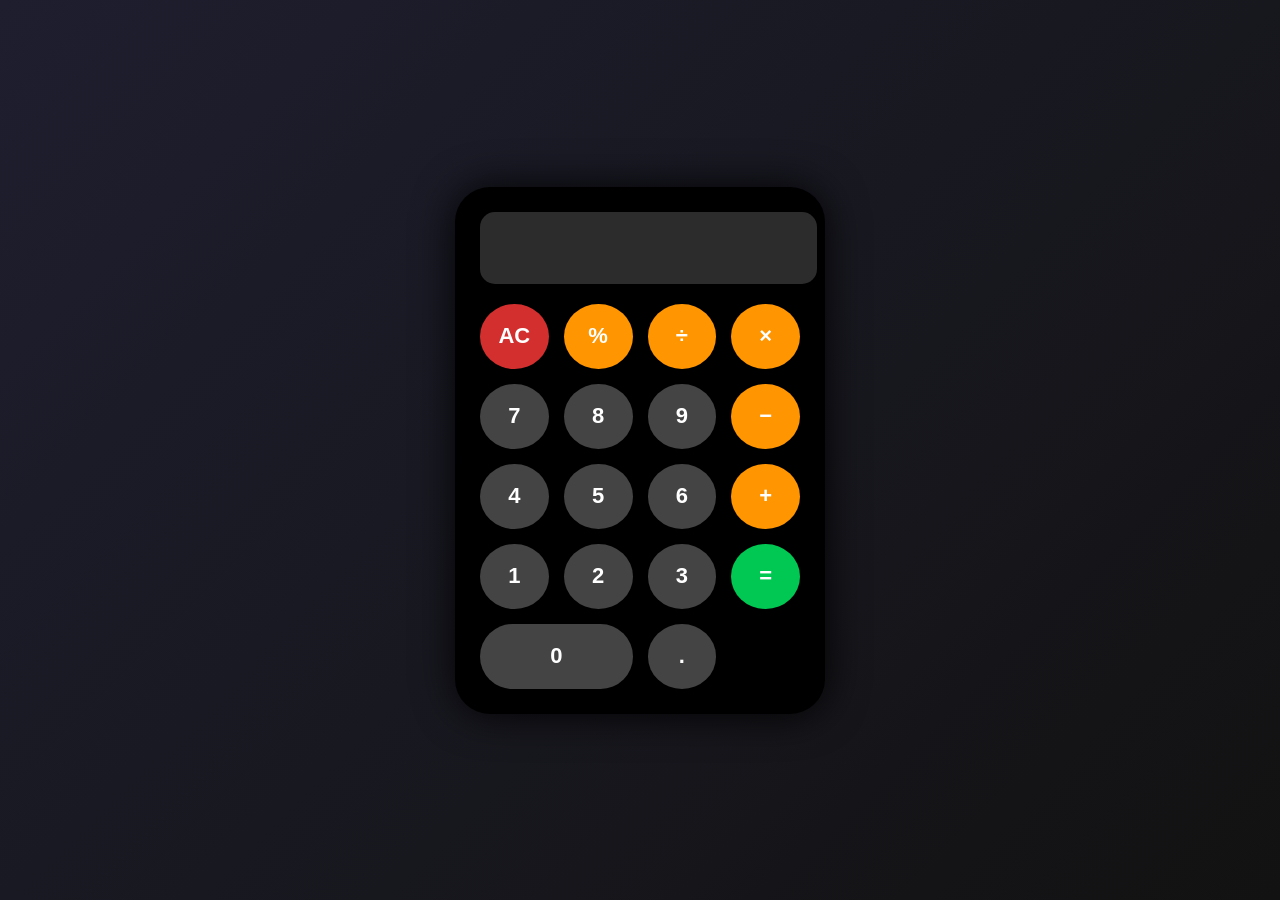
<file: exercise 05/Experiment 06(01).html>
<!DOCTYPE html>
<html lang="en">
<head>
    <meta charset="UTF-8">
    <title>Smartphone Calculator</title>
    <link rel="stylesheet" href="Experiment 06(01).css">
</head>
<body>

<div class="calculator">
    <input type="text" id="display" disabled>

    <div class="buttons">
        <button class="clear" onclick="clearDisplay()">AC</button>
<button class="operator" onclick="appendValue('%')">%</button>
<button class="operator" onclick="appendValue('/')">÷</button>
<button class="operator" onclick="appendValue('*')">×</button>

<button onclick="appendValue('7')">7</button>
<button onclick="appendValue('8')">8</button>
<button onclick="appendValue('9')">9</button>
<button class="operator" onclick="appendValue('-')">−</button>

<button onclick="appendValue('4')">4</button>
<button onclick="appendValue('5')">5</button>
<button onclick="appendValue('6')">6</button>
<button class="operator" onclick="appendValue('+')">+</button>

<button onclick="appendValue('1')">1</button>
<button onclick="appendValue('2')">2</button>
<button onclick="appendValue('3')">3</button>
<button class="equal" onclick="calculate()">=</button>

<button class="zero" onclick="appendValue('0')">0</button>
<button onclick="appendValue('.')">.</button>
    </div>
</div>

<script>
function appendValue(value) {
    document.getElementById("display").value += value;
}

function clearDisplay() {
    document.getElementById("display").value = "";
}

function calculate() {
    try {
        document.getElementById("display").value =
            eval(document.getElementById("display").value);
    } catch {
        alert("Invalid Expression");
    }
}
</script>

</body>
</html>
</file>
<file: exercise 06/style.css>
* {
    margin: 0;
    padding: 0;
    box-sizing: border-box;
}

/* Color Variables */
:root {
    --primary: #1a472a;
    --secondary: #2d7a4a;
    --accent: #4fb584;
    --light-bg: #f0f8f4;
    --card-bg: #ffffff;
    --text-dark: #1a1a1a;
    --text-light: #666666;
    --border-color: #d4e5dd;
    --success: #27ae60;
    --shadow: 0 4px 15px rgba(0,0,0,0.1);
}

/* Background */
body {
    font-family: 'Segoe UI', Tahoma, Geneva, Verdana, sans-serif;
    background-color: var(--light-bg);
    color: var(--text-dark);
    line-height: 1.6;
}

/* Header Section */
.header {
    background: linear-gradient(135deg, var(--primary) 0%, var(--secondary) 100%);
    color: white;
    padding: 40px 20px;
    text-align: center;
    box-shadow: var(--shadow);
    margin-bottom: 40px;
}

.header h1 {
    font-size: 32px;
    margin-bottom: 10px;
    font-weight: 700;
}

.header p {
    font-size: 16px;
    opacity: 0.9;
    letter-spacing: 0.5px;
}

/* Main Wrapper */
.main-wrapper {
    max-width: 1200px;
    margin: 0 auto;
    padding: 0 20px;
    display: grid;
    grid-template-columns: 1fr 1fr;
    gap: 30px;
    margin-bottom: 40px;
}

/* Form Section */
.form-section {
    background: var(--card-bg);
    padding: 30px;
    border-radius: 12px;
    box-shadow: var(--shadow);
    border-left: 5px solid var(--accent);
    transition: transform 0.3s ease;
}

.form-section:hover {
    transform: translateY(-5px);
}

.form-section h2 {
    color: var(--primary);
    margin-bottom: 20px;
    font-size: 22px;
    display: flex;
    align-items: center;
    gap: 10px;
}

/* Results Section */
.results-section {
    background: var(--card-bg);
    padding: 30px;
    border-radius: 12px;
    box-shadow: var(--shadow);
    border-left: 5px solid var(--secondary);
}

.results-section h2 {
    color: var(--primary);
    margin-bottom: 20px;
    font-size: 22px;
}

/* Form Styles */
form {
    display: flex;
    flex-direction: column;
    gap: 20px;
}

form label {
    display: block;
    margin-bottom: 8px;
    color: var(--text-dark);
    font-weight: 600;
    font-size: 14px;
    text-transform: uppercase;
    letter-spacing: 0.5px;
}

form input,
form select,
form textarea {
    padding: 12px 15px;
    border: 2px solid var(--border-color);
    border-radius: 8px;
    font-size: 14px;
    font-family: inherit;
    transition: all 0.3s ease;
    width: 100%;
}

form input:focus,
form select:focus,
form textarea:focus {
    outline: none;
    border-color: var(--accent);
    box-shadow: 0 0 0 3px rgba(79, 181, 132, 0.1);
    background-color: #fafffe;
}

/* Fieldset */
fieldset {
    border: 1px solid var(--border-color);
    border-radius: 8px;
    padding: 15px;
    background: var(--light-bg);
}

fieldset legend {
    padding: 0 10px;
    color: var(--primary);
    font-weight: 600;
    font-size: 13px;
    text-transform: uppercase;
    letter-spacing: 0.5px;
}

fieldset label {
    display: inline-flex;
    align-items: center;
    gap: 8px;
    margin: 8px 15px 8px 0;
    font-weight: normal;
    text-transform: none;
    letter-spacing: normal;
}

fieldset input {
    width: auto;
    margin: 0;
}

/* Button Styles */
button {
    padding: 14px 28px;
    border: none;
    border-radius: 8px;
    cursor: pointer;
    font-weight: 600;
    font-size: 14px;
    text-transform: uppercase;
    letter-spacing: 0.5px;
    transition: all 0.3s ease;
    align-self: flex-start;
}

form button {
    background: linear-gradient(135deg, var(--secondary) 0%, var(--accent) 100%);
    color: white;
}

form button:hover {
    transform: translateY(-2px);
    box-shadow: 0 8px 20px rgba(45, 122, 74, 0.3);
}

form button:active {
    transform: translateY(0);
}

/* Output Section */
#output-div {
    min-height: 300px;
    background: var(--light-bg);
    padding: 20px;
    border-radius: 8px;
    border: 1px solid var(--border-color);
}

.empty-state {
    text-align: center;
    color: var(--text-light);
    padding: 60px 20px;
    font-style: italic;
}

#output-div h3 {
    color: var(--primary);
    margin-bottom: 15px;
    font-size: 18px;
    border-bottom: 2px solid var(--accent);
    padding-bottom: 10px;
}

#output-div ul {
    list-style: none;
    padding: 0;
}

#output-div li {
    padding: 10px 15px;
    background: white;
    margin-bottom: 8px;
    border-radius: 6px;
    border-left: 3px solid var(--accent);
    display: flex;
    justify-content: space-between;
    align-items: center;
}

#output-div strong {
    color: var(--secondary);
}

/* Data Table */
.data-table {
    width: 100%;
    margin-top: 20px;
    border-collapse: collapse;
}

.data-table thead {
    background: var(--primary);
    color: white;
}

.data-table th {
    padding: 12px 15px;
    text-align: left;
    font-weight: 600;
    font-size: 13px;
    text-transform: uppercase;
    letter-spacing: 0.5px;
}

.data-table td {
    padding: 12px 15px;
    border-bottom: 1px solid var(--border-color);
    background: white;
}

.data-table tbody tr:hover {
    background: var(--light-bg);
    transition: background 0.2s ease;
}

.data-table tbody tr:nth-child(even) {
    background: rgba(240, 248, 244, 0.5);
}

/* Footer */
.footer {
    background: var(--primary);
    color: white;
    text-align: center;
    padding: 20px;
    margin-top: 40px;
    font-size: 14px;
}

/* Animations */
@keyframes slideIn {
    from {
        opacity: 0;
        transform: translateY(20px);
    }
    to {
        opacity: 1;
        transform: translateY(0);
    }
}

.form-section,
.results-section {
    animation: slideIn 0.5s ease-out;
}

/* Responsive Design */
@media (max-width: 768px) {
    .main-wrapper {
        grid-template-columns: 1fr;
    }

    .header h1 {
        font-size: 24px;
    }

    .form-section,
    .results-section {
        padding: 20px;
    }

    fieldset label {
        display: block;
        margin: 10px 0;
    }
}
</file>
<file: exercise 07/style.css>
* {
    margin: 0;
    padding: 0;
    box-sizing: border-box;
}

/* Color Variables */
:root {
    --primary: #0d4a3d;
    --secondary: #1a6b52;
    --accent: #2ecc71;
    --accent-light: #27ae60;
    --light-bg: #e8f5f1;
    --card-bg: #ffffff;
    --text-dark: #1a1a1a;
    --text-light: #666666;
    --border-color: #b8e0d8;
    --success: #27ae60;
    --danger: #e74c3c;
    --warning: #f39c12;
    --shadow: 0 4px 15px rgba(0,0,0,0.1);
    --shadow-hover: 0 8px 25px rgba(0,0,0,0.15);
}

/* Background */
body {
    font-family: 'Segoe UI', Tahoma, Geneva, Verdana, sans-serif;
    background-color: var(--light-bg);
    color: var(--text-dark);
    line-height: 1.6;
}

/* Header Section */
.header {
    background: linear-gradient(135deg, var(--primary) 0%, var(--secondary) 100%);
    color: white;
    padding: 50px 20px;
    text-align: center;
    box-shadow: var(--shadow);
    margin-bottom: 40px;
}

.header h1 {
    font-size: 36px;
    margin-bottom: 10px;
    font-weight: 700;
    letter-spacing: 0.5px;
}

.header p {
    font-size: 16px;
    opacity: 0.95;
    letter-spacing: 0.5px;
}

/* Main Wrapper */
.main-wrapper {
    max-width: 1200px;
    margin: 0 auto 40px;
    padding: 0 20px;
    display: grid;
    grid-template-columns: 2fr 1fr;
    gap: 30px;
}

/* Form Section */
.form-section {
    background: var(--card-bg);
    padding: 35px;
    border-radius: 12px;
    box-shadow: var(--shadow);
    border-left: 6px solid var(--accent);
    transition: transform 0.3s ease, box-shadow 0.3s ease;
}

.form-section:hover {
    transform: translateY(-5px);
    box-shadow: var(--shadow-hover);
}

.form-section h2 {
    color: var(--primary);
    margin-bottom: 25px;
    font-size: 24px;
    display: flex;
    align-items: center;
    gap: 10px;
}

/* Stats Section */
.stats-section {
    display: grid;
    grid-template-rows: 1fr 1fr;
    gap: 20px;
}

.stat-card {
    background: var(--card-bg);
    padding: 25px;
    border-radius: 12px;
    box-shadow: var(--shadow);
    border-top: 4px solid var(--accent);
    text-align: center;
    transition: all 0.3s ease;
}

.stat-card:hover {
    transform: translateY(-3px);
    box-shadow: var(--shadow-hover);
}

.stat-card h3 {
    color: var(--text-light);
    font-size: 13px;
    text-transform: uppercase;
    letter-spacing: 1px;
    margin-bottom: 12px;
    font-weight: 600;
}

.stat-card p {
    color: var(--accent);
    font-size: 32px;
    font-weight: 700;
}

/* Form Styles */
form {
    display: flex;
    flex-direction: column;
    gap: 20px;
}

form label {
    display: block;
    margin-bottom: 8px;
    color: var(--text-dark);
    font-weight: 600;
    font-size: 14px;
    text-transform: uppercase;
    letter-spacing: 0.5px;
}

form input,
form select,
form textarea {
    padding: 12px 15px;
    border: 2px solid var(--border-color);
    border-radius: 8px;
    font-size: 14px;
    font-family: inherit;
    transition: all 0.3s ease;
    width: 100%;
}

form input:focus,
form select:focus,
form textarea:focus {
    outline: none;
    border-color: var(--accent);
    box-shadow: 0 0 0 3px rgba(46, 204, 113, 0.1);
    background-color: #fafffe;
}

/* Fieldset */
fieldset {
    border: 1px solid var(--border-color);
    border-radius: 8px;
    padding: 15px;
    background: var(--light-bg);
}

fieldset legend {
    padding: 0 10px;
    color: var(--primary);
    font-weight: 600;
    font-size: 13px;
    text-transform: uppercase;
    letter-spacing: 0.5px;
}

fieldset label {
    display: inline-flex;
    align-items: center;
    gap: 8px;
    margin: 8px 15px 8px 0;
    font-weight: normal;
    text-transform: none;
    letter-spacing: normal;
    cursor: pointer;
}

fieldset input {
    width: auto;
    margin: 0;
}

/* Buttons Common */
button {
    padding: 14px 28px;
    border: none;
    border-radius: 8px;
    cursor: pointer;
    font-weight: 600;
    font-size: 14px;
    text-transform: uppercase;
    letter-spacing: 0.5px;
    transition: all 0.3s ease;
}

form button {
    align-self: flex-start;
    background: linear-gradient(135deg, var(--secondary) 0%, var(--accent) 100%);
    color: white;
}

form button:hover {
    transform: translateY(-2px);
    box-shadow: 0 8px 20px rgba(45, 122, 74, 0.3);
}

form button:active {
    transform: translateY(0);
}

/* Controls Section */
.controls-section {
    background: var(--card-bg);
    max-width: 1200px;
    margin: 0 auto 40px;
    padding: 30px 20px;
    border-radius: 12px;
    box-shadow: var(--shadow);
}

.controls-section h2 {
    color: var(--primary);
    margin-bottom: 20px;
    font-size: 22px;
    text-align: center;
}

.button-group {
    display: flex;
    justify-content: center;
    gap: 15px;
    flex-wrap: wrap;
}

.btn {
    padding: 12px 24px;
    border: none;
    border-radius: 8px;
    cursor: pointer;
    font-weight: 600;
    font-size: 14px;
    text-transform: uppercase;
    letter-spacing: 0.5px;
    transition: all 0.3s ease;
}

.btn-primary {
    background: linear-gradient(135deg, var(--secondary), var(--accent));
    color: white;
}

.btn-primary:hover {
    transform: translateY(-2px);
    box-shadow: 0 8px 20px rgba(45, 122, 74, 0.4);
}

.btn-success {
    background: linear-gradient(135deg, var(--accent), #16a085);
    color: white;
}

.btn-success:hover {
    transform: translateY(-2px);
    box-shadow: 0 8px 20px rgba(46, 204, 113, 0.4);
}

.btn-danger {
    background: linear-gradient(135deg, var(--danger), #c0392b);
    color: white;
}

.btn-danger:hover {
    transform: translateY(-2px);
    box-shadow: 0 8px 20px rgba(231, 76, 60, 0.3);
}

.btn:active {
    transform: translateY(0);
}

.btn:disabled {
    opacity: 0.6;
    cursor: not-allowed;
    transform: none;
}

/* Table Section */
.table-section {
    background: var(--card-bg);
    max-width: 1200px;
    margin: 0 auto 40px;
    padding: 30px 20px;
    border-radius: 12px;
    box-shadow: var(--shadow);
}

.table-section h2 {
    color: var(--primary);
    margin-bottom: 25px;
    font-size: 22px;
}

.table-container {
    overflow-x: auto;
    border-radius: 8px;
    box-shadow: 0 2px 8px rgba(0,0,0,0.08);
}

.data-table {
    width: 100%;
    border-collapse: collapse;
    background: white;
}

.data-table thead {
    background: linear-gradient(135deg, var(--primary) 0%, var(--secondary) 100%);
    color: white;
    position: sticky;
    top: 0;
}

.data-table th {
    padding: 14px 12px;
    text-align: left;
    font-weight: 600;
    font-size: 13px;
    text-transform: uppercase;
    letter-spacing: 0.5px;
    white-space: nowrap;
}

.data-table td {
    padding: 14px 12px;
    border-bottom: 1px solid var(--border-color);
    background: white;
    font-size: 14px;
    max-width: 150px;
    overflow: hidden;
    text-overflow: ellipsis;
    white-space: nowrap;
}

.data-table tbody tr {
    transition: background 0.2s ease;
}

.data-table tbody tr:hover {
    background: var(--light-bg);
}

.data-table tbody tr:nth-child(even) {
    background: rgba(232, 245, 241, 0.5);
}

.empty-message {
    text-align: center !important;
    color: var(--text-light) !important;
    padding: 40px 20px !important;
    font-style: italic;
    white-space: normal !important;
    max-width: none !important;
}

/* Action Buttons in Table */
.btn-delete {
    background: var(--danger);
    color: white;
    padding: 6px 12px;
    font-size: 12px;
    border-radius: 4px;
    border: none;
    cursor: pointer;
    transition: all 0.2s ease;
    white-space: nowrap;
}

.btn-delete:hover {
    background: #c0392b;
    transform: scale(1.05);
}

/* Toast Notification */
.toast {
    position: fixed;
    bottom: 30px;
    right: 30px;
    background: var(--primary);
    color: white;
    padding: 16px 24px;
    border-radius: 8px;
    box-shadow: 0 8px 24px rgba(0,0,0,0.2);
    display: none;
    z-index: 1000;
    animation: slideInUp 0.3s ease;
    max-width: 300px;
    word-wrap: break-word;
}

.toast.show {
    display: block;
}

.toast.success {
    background: var(--success);
}

.toast.error {
    background: var(--danger);
}

.toast.warning {
    background: var(--warning);
}

@keyframes slideInUp {
    from {
        transform: translateY(100px);
        opacity: 0;
    }
    to {
        transform: translateY(0);
        opacity: 1;
    }
}

@keyframes slideOutDown {
    from {
        transform: translateY(0);
        opacity: 1;
    }
    to {
        transform: translateY(100px);
        opacity: 0;
    }
}

.toast.hide {
    animation: slideOutDown 0.3s ease forwards;
}

/* Footer */
.footer {
    background: var(--primary);
    color: white;
    text-align: center;
    padding: 20px;
    margin-top: 40px;
    font-size: 14px;
}

/* Responsive Design */
@media (max-width: 1024px) {
    .main-wrapper {
        grid-template-columns: 1fr;
    }

    .header h1 {
        font-size: 28px;
    }

    .data-table {
        font-size: 12px;
    }

    .data-table td,
    .data-table th {
        padding: 10px 8px;
    }
}

@media (max-width: 768px) {
    .header h1 {
        font-size: 24px;
    }

    .header p {
        font-size: 14px;
    }

    .form-section,
    .controls-section,
    .table-section {
        padding: 20px;
    }

    .button-group {
        flex-direction: column;
    }

    .btn {
        width: 100%;
    }

    .data-table {
        font-size: 11px;
    }

    .data-table td,
    .data-table th {
        padding: 8px 6px;
        max-width: 100px;
    }

    fieldset label {
        display: block;
        margin: 10px 0;
    }

    .stat-card p {
        font-size: 24px;
    }

    .toast {
        bottom: 15px;
        right: 15px;
        max-width: calc(100% - 30px);
    }
}

@media (max-width: 480px) {
    .header {
        padding: 30px 15px;
    }

    .header h1 {
        font-size: 20px;
    }

    .main-wrapper,
    .controls-section,
    .table-section {
        padding: 15px;
        margin-left: 0;
        margin-right: 0;
    }

    .button-group {
        gap: 10px;
    }

    .data-table {
        font-size: 10px;
    }

    .data-table td,
    .data-table th {
        padding: 6px 4px;
        max-width: 60px;
    }
}
</file>
<file: exercise09/style.css>
/* ========================================
   Exercise 09 - Data Manager Styles
   ======================================== */

* {
    margin: 0;
    padding: 0;
    box-sizing: border-box;
}

body {
    font-family: 'Segoe UI', Tahoma, Geneva, Verdana, sans-serif;
    background: linear-gradient(135deg, #667eea 0%, #764ba2 100%);
    min-height: 100vh;
    padding: 20px;
    color: #333;
}

.container {
    max-width: 1200px;
    margin: 0 auto;
    background: white;
    border-radius: 12px;
    box-shadow: 0 20px 60px rgba(0, 0, 0, 0.3);
    overflow: hidden;
}

/* ========== Header ========== */
.header {
    background: linear-gradient(135deg, #0d4a3d 0%, #1a6b52 100%);
    color: white;
    padding: 40px 30px;
    text-align: center;
}

.header h1 {
    font-size: 2.5em;
    margin-bottom: 10px;
    font-weight: 700;
}

.header p {
    font-size: 1.1em;
    opacity: 0.95;
    font-weight: 300;
}

/* ========== Main Content Grid ========== */
.main-content {
    display: grid;
    grid-template-columns: 1fr 1fr;
    gap: 30px;
    padding: 40px;
}

/* ========== Form Section ========== */
.form-section {
    display: flex;
    flex-direction: column;
    gap: 25px;
}

.form-section h2 {
    color: #0d4a3d;
    font-size: 1.8em;
    margin-bottom: 10px;
}

.form {
    display: flex;
    flex-direction: column;
    gap: 15px;
    background: #f8f9fa;
    padding: 25px;
    border-radius: 8px;
    border-left: 5px solid #2ecc71;
}

.form-group {
    display: flex;
    flex-direction: column;
    gap: 6px;
}

.form-group label {
    font-weight: 600;
    color: #0d4a3d;
    font-size: 0.95em;
}

.form-group input,
.form-group textarea {
    padding: 10px 12px;
    border: 2px solid #e0e0e0;
    border-radius: 6px;
    font-size: 1em;
    font-family: inherit;
    transition: all 0.3s ease;
}

.form-group input:focus,
.form-group textarea:focus {
    outline: none;
    border-color: #2ecc71;
    box-shadow: 0 0 0 3px rgba(46, 204, 113, 0.1);
}

.form-group textarea {
    resize: vertical;
    min-height: 80px;
}

/* ========== Buttons ========== */
.btn {
    padding: 12px 20px;
    border: none;
    border-radius: 6px;
    font-size: 1em;
    font-weight: 600;
    cursor: pointer;
    transition: all 0.3s ease;
    display: inline-flex;
    align-items: center;
    justify-content: center;
    gap: 8px;
    text-decoration: none;
}

.btn-primary {
    background: linear-gradient(135deg, #0d4a3d 0%, #1a6b52 100%);
    color: white;
    width: 100%;
}

.btn-primary:hover {
    transform: translateY(-2px);
    box-shadow: 0 8px 20px rgba(13, 74, 61, 0.3);
}

.btn-primary:active {
    transform: translateY(0);
}

.btn-secondary {
    background: #e0e0e0;
    color: #333;
}

.btn-secondary:hover {
    background: #d0d0d0;
    transform: translateY(-2px);
}

.btn-danger {
    background: #ff6b6b;
    color: white;
}

.btn-danger:hover {
    background: #ff5252;
    transform: translateY(-2px);
    box-shadow: 0 8px 20px rgba(255, 107, 107, 0.3);
}

/* ========== Info Box ========== */
.info-box {
    background: linear-gradient(135deg, #2ecc71 0%, #27ae60 100%);
    color: white;
    padding: 20px;
    border-radius: 8px;
    display: flex;
    flex-direction: column;
    gap: 10px;
    text-align: center;
}

.info-box p {
    font-size: 1.1em;
    margin: 0;
}

.info-box strong {
    display: block;
    font-size: 1em;
    opacity: 0.9;
}

#totalRecords {
    font-size: 2em;
    font-weight: 700;
    display: block;
    margin: 5px 0;
}

/* ========== Data Section ========== */
.data-section {
    display: flex;
    flex-direction: column;
    gap: 20px;
}

.section-header {
    display: flex;
    justify-content: space-between;
    align-items: center;
    gap: 15px;
}

.section-header h2 {
    color: #0d4a3d;
    font-size: 1.8em;
    margin: 0;
}

.button-group {
    display: flex;
    gap: 10px;
    flex-wrap: wrap;
}

.button-group .btn {
    flex: 1;
    min-width: 140px;
}

/* ========== Table Styles ========== */
.table-wrapper {
    overflow-x: auto;
    border-radius: 8px;
    border: 2px solid #e0e0e0;
}

.data-table {
    width: 100%;
    border-collapse: collapse;
    background: white;
}

.data-table thead {
    background: linear-gradient(135deg, #0d4a3d 0%, #1a6b52 100%);
    color: white;
    position: sticky;
    top: 0;
}

.data-table th {
    padding: 15px 12px;
    text-align: left;
    font-weight: 600;
    font-size: 0.95em;
}

.data-table td {
    padding: 12px;
    border-bottom: 1px solid #e0e0e0;
    font-size: 0.95em;
}

.data-table tbody tr {
    transition: background 0.2s ease;
}

.data-table tbody tr:hover {
    background: #f8f9fa;
}

.data-table tbody tr:last-child td {
    border-bottom: none;
}

.empty-row {
    text-align: center;
    color: #999;
    padding: 40px !important;
    font-style: italic;
}

/* Delete Button in Table */
.delete-btn {
    background: #ff6b6b;
    color: white;
    border: none;
    padding: 6px 12px;
    border-radius: 4px;
    cursor: pointer;
    font-size: 0.85em;
    font-weight: 600;
    transition: all 0.2s ease;
}

.delete-btn:hover {
    background: #ff5252;
    transform: scale(1.05);
}

/* ========== Toast Notification ========== */
.toast {
    position: fixed;
    bottom: -100px;
    left: 50%;
    transform: translateX(-50%);
    background: #2ecc71;
    color: white;
    padding: 15px 30px;
    border-radius: 8px;
    box-shadow: 0 10px 30px rgba(0, 0, 0, 0.2);
    z-index: 1000;
    transition: bottom 0.3s ease;
    font-weight: 600;
    max-width: 90%;
    text-align: center;
}

.toast.show {
    bottom: 30px;
}

.toast.error {
    background: #ff6b6b;
}

.toast.warning {
    background: #ffc107;
    color: #333;
}

/* ========== Responsive Design ========== */
@media (max-width: 1024px) {
    .main-content {
        grid-template-columns: 1fr;
        gap: 30px;
    }

    .header h1 {
        font-size: 2em;
    }

    .section-header {
        flex-direction: column;
        align-items: flex-start;
    }

    .button-group {
        width: 100%;
    }

    .button-group .btn {
        flex: 1;
    }
}

@media (max-width: 768px) {
    .container {
        border-radius: 0;
    }

    .header {
        padding: 30px 20px;
    }

    .header h1 {
        font-size: 1.8em;
    }

    .main-content {
        padding: 20px;
    }

    .data-table {
        font-size: 0.85em;
    }

    .data-table th,
    .data-table td {
        padding: 8px 6px;
    }

    .form {
        padding: 15px;
    }

    .section-header {
        gap: 10px;
    }

    .button-group .btn {
        min-width: 100px;
        font-size: 0.9em;
        padding: 10px 12px;
    }
}

@media (max-width: 480px) {
    body {
        padding: 10px;
    }

    .header h1 {
        font-size: 1.5em;
    }

    .header p {
        font-size: 0.95em;
    }

    .main-content {
        padding: 15px;
        gap: 20px;
    }

    .form-section h2,
    .section-header h2 {
        font-size: 1.4em;
    }

    .data-table {
        font-size: 0.75em;
    }

    .data-table th,
    .data-table td {
        padding: 6px 4px;
    }

    .delete-btn {
        padding: 4px 8px;
        font-size: 0.75em;
    }

    .button-group {
        flex-direction: column;
    }

    .button-group .btn {
        width: 100%;
    }
}

/* Form Section */
.form-section {
    background: var(--card-bg);
    padding: 35px;
    border-radius: 12px;
    box-shadow: var(--shadow);
    border-left: 6px solid var(--accent);
    transition: transform 0.3s ease, box-shadow 0.3s ease;
}

.form-section:hover {
    transform: translateY(-5px);
    box-shadow: var(--shadow-hover);
}

.form-section h2 {
    color: var(--primary);
    margin-bottom: 25px;
    font-size: 24px;
    display: flex;
    align-items: center;
    gap: 10px;
}

/* Stats Section */
.stats-section {
    display: grid;
    grid-template-rows: 1fr 1fr;
    gap: 20px;
}

.stat-card {
    background: var(--card-bg);
    padding: 25px;
    border-radius: 12px;
    box-shadow: var(--shadow);
    border-top: 4px solid var(--accent);
    text-align: center;
    transition: all 0.3s ease;
}

.stat-card:hover {
    transform: translateY(-3px);
    box-shadow: var(--shadow-hover);
}

.stat-card h3 {
    color: var(--text-light);
    font-size: 13px;
    text-transform: uppercase;
    letter-spacing: 1px;
    margin-bottom: 12px;
    font-weight: 600;
}

.stat-card p {
    color: var(--accent);
    font-size: 32px;
    font-weight: 700;
}

/* Form Styles */
form {
    display: flex;
    flex-direction: column;
    gap: 20px;
}

form label {
    display: block;
    margin-bottom: 8px;
    color: var(--text-dark);
    font-weight: 600;
    font-size: 14px;
    text-transform: uppercase;
    letter-spacing: 0.5px;
}

form input,
form select,
form textarea {
    padding: 12px 15px;
    border: 2px solid var(--border-color);
    border-radius: 8px;
    font-size: 14px;
    font-family: inherit;
    transition: all 0.3s ease;
    width: 100%;
}

form input:focus,
form select:focus,
form textarea:focus {
    outline: none;
    border-color: var(--accent);
    box-shadow: 0 0 0 3px rgba(46, 204, 113, 0.1);
    background-color: #fafffe;
}

/* Fieldset */
fieldset {
    border: 1px solid var(--border-color);
    border-radius: 8px;
    padding: 15px;
    background: var(--light-bg);
}

fieldset legend {
    padding: 0 10px;
    color: var(--primary);
    font-weight: 600;
    font-size: 13px;
    text-transform: uppercase;
    letter-spacing: 0.5px;
}

fieldset label {
    display: inline-flex;
    align-items: center;
    gap: 8px;
    margin: 8px 15px 8px 0;
    font-weight: normal;
    text-transform: none;
    letter-spacing: normal;
    cursor: pointer;
}

fieldset input {
    width: auto;
    margin: 0;
}

/* Buttons Common */
button {
    padding: 14px 28px;
    border: none;
    border-radius: 8px;
    cursor: pointer;
    font-weight: 600;
    font-size: 14px;
    text-transform: uppercase;
    letter-spacing: 0.5px;
    transition: all 0.3s ease;
}

form button {
    align-self: flex-start;
    background: linear-gradient(135deg, var(--secondary) 0%, var(--accent) 100%);
    color: white;
}

form button:hover {
    transform: translateY(-2px);
    box-shadow: 0 8px 20px rgba(45, 122, 74, 0.3);
}

form button:active {
    transform: translateY(0);
}

/* Controls Section */
.controls-section {
    background: var(--card-bg);
    max-width: 1200px;
    margin: 0 auto 40px;
    padding: 30px 20px;
    border-radius: 12px;
    box-shadow: var(--shadow);
}

.controls-section h2 {
    color: var(--primary);
    margin-bottom: 20px;
    font-size: 22px;
    text-align: center;
}

.button-group {
    display: flex;
    justify-content: center;
    gap: 15px;
    flex-wrap: wrap;
}

.btn {
    padding: 12px 24px;
    border: none;
    border-radius: 8px;
    cursor: pointer;
    font-weight: 600;
    font-size: 14px;
    text-transform: uppercase;
    letter-spacing: 0.5px;
    transition: all 0.3s ease;
}

.btn-primary {
    background: linear-gradient(135deg, var(--secondary), var(--accent));
    color: white;
}

.btn-primary:hover {
    transform: translateY(-2px);
    box-shadow: 0 8px 20px rgba(45, 122, 74, 0.4);
}

.btn-success {
    background: linear-gradient(135deg, var(--accent), #16a085);
    color: white;
}

.btn-success:hover {
    transform: translateY(-2px);
    box-shadow: 0 8px 20px rgba(46, 204, 113, 0.4);
}

.btn-danger {
    background: linear-gradient(135deg, var(--danger), #c0392b);
    color: white;
}

.btn-danger:hover {
    transform: translateY(-2px);
    box-shadow: 0 8px 20px rgba(231, 76, 60, 0.3);
}

.btn:active {
    transform: translateY(0);
}

.btn:disabled {
    opacity: 0.6;
    cursor: not-allowed;
    transform: none;
}

/* Table Section */
.table-section {
    background: var(--card-bg);
    max-width: 1200px;
    margin: 0 auto 40px;
    padding: 30px 20px;
    border-radius: 12px;
    box-shadow: var(--shadow);
}

.table-section h2 {
    color: var(--primary);
    margin-bottom: 25px;
    font-size: 22px;
}

.table-container {
    overflow-x: auto;
    border-radius: 8px;
    box-shadow: 0 2px 8px rgba(0,0,0,0.08);
}

.data-table {
    width: 100%;
    border-collapse: collapse;
    background: white;
}

.data-table thead {
    background: linear-gradient(135deg, var(--primary) 0%, var(--secondary) 100%);
    color: white;
    position: sticky;
    top: 0;
}

.data-table th {
    padding: 14px 12px;
    text-align: left;
    font-weight: 600;
    font-size: 13px;
    text-transform: uppercase;
    letter-spacing: 0.5px;
    white-space: nowrap;
}

.data-table td {
    padding: 14px 12px;
    border-bottom: 1px solid var(--border-color);
    background: white;
    font-size: 14px;
    max-width: 150px;
    overflow: hidden;
    text-overflow: ellipsis;
    white-space: nowrap;
}

.data-table tbody tr {
    transition: background 0.2s ease;
}

.data-table tbody tr:hover {
    background: var(--light-bg);
}

.data-table tbody tr:nth-child(even) {
    background: rgba(232, 245, 241, 0.5);
}

.empty-message {
    text-align: center !important;
    color: var(--text-light) !important;
    padding: 40px 20px !important;
    font-style: italic;
    white-space: normal !important;
    max-width: none !important;
}

/* Action Buttons in Table */
.btn-delete {
    background: var(--danger);
    color: white;
    padding: 6px 12px;
    font-size: 12px;
    border-radius: 4px;
    border: none;
    cursor: pointer;
    transition: all 0.2s ease;
    white-space: nowrap;
}

.btn-delete:hover {
    background: #c0392b;
    transform: scale(1.05);
}

/* Toast Notification */
.toast {
    position: fixed;
    bottom: 30px;
    right: 30px;
    background: var(--primary);
    color: white;
    padding: 16px 24px;
    border-radius: 8px;
    box-shadow: 0 8px 24px rgba(0,0,0,0.2);
    display: none;
    z-index: 1000;
    animation: slideInUp 0.3s ease;
    max-width: 300px;
    word-wrap: break-word;
}

.toast.show {
    display: block;
}

.toast.success {
    background: var(--success);
}

.toast.error {
    background: var(--danger);
}

.toast.warning {
    background: var(--warning);
}

@keyframes slideInUp {
    from {
        transform: translateY(100px);
        opacity: 0;
    }
    to {
        transform: translateY(0);
        opacity: 1;
    }
}

@keyframes slideOutDown {
    from {
        transform: translateY(0);
        opacity: 1;
    }
    to {
        transform: translateY(100px);
        opacity: 0;
    }
}

.toast.hide {
    animation: slideOutDown 0.3s ease forwards;
}

/* Footer */
.footer {
    background: var(--primary);
    color: white;
    text-align: center;
    padding: 20px;
    margin-top: 40px;
    font-size: 14px;
}

/* Responsive Design */
@media (max-width: 1024px) {
    .main-wrapper {
        grid-template-columns: 1fr;
    }

    .header h1 {
        font-size: 28px;
    }

    .data-table {
        font-size: 12px;
    }

    .data-table td,
    .data-table th {
        padding: 10px 8px;
    }
}

@media (max-width: 768px) {
    .header h1 {
        font-size: 24px;
    }

    .header p {
        font-size: 14px;
    }

    .form-section,
    .controls-section,
    .table-section {
        padding: 20px;
    }

    .button-group {
        flex-direction: column;
    }

    .btn {
        width: 100%;
    }

    .data-table {
        font-size: 11px;
    }

    .data-table td,
    .data-table th {
        padding: 8px 6px;
        max-width: 100px;
    }

    fieldset label {
        display: block;
        margin: 10px 0;
    }

    .stat-card p {
        font-size: 24px;
    }

    .toast {
        bottom: 15px;
        right: 15px;
        max-width: calc(100% - 30px);
    }
}

@media (max-width: 480px) {
    .header {
        padding: 30px 15px;
    }

    .header h1 {
        font-size: 20px;
    }

    .main-wrapper,
    .controls-section,
    .table-section {
        padding: 15px;
        margin-left: 0;
        margin-right: 0;
    }

    .button-group {
        gap: 10px;
    }

    .data-table {
        font-size: 10px;
    }

    .data-table td,
    .data-table th {
        padding: 6px 4px;
        max-width: 60px;
    }
}
</file>
<file: exercise 03/Experiment 02.css>
* {
    margin: 0;
    padding: 0;
    box-sizing: border-box;
    font-family: Arial, Helvetica, sans-serif;
}

/* Body */
body {
    background-image: linear-gradient(to right, #ffb3b3, #ff6666, #ff8080);
    color: #e0e0e0;
    line-height: 1.6;
    padding: 20px;
}

/* Main Heading */
h1 {
    text-align: center;
    margin-bottom: 30px;
    color: #1a237e;
    letter-spacing: 1px;
}

/* Bike Sections */
section {
    background: #ffffff;
    margin: 25px auto;
    padding: 20px;
    max-width: 800px;
    border-radius: 14px;
    box-shadow: 0 8px 18px rgba(0, 0, 0, 0.12);
    transition: transform 0.3s ease, box-shadow 0.3s ease;
}

section:hover {
    transform: translateY(-6px);
    box-shadow: 0 12px 25px rgba(0, 0, 0, 0.18);
}

section h2 {
    color: #d32f2f;
    margin-bottom: 10px;
}

section p {
    margin-bottom: 15px;
    color: #555;
}

section img {
    display: block;
    margin: auto;
    border-radius: 12px;
    transition: transform 0.4s ease, filter 0.4s ease;
}

section img:hover {
    transform: scale(1.08);
    filter: brightness(1.1);
}

hr {
    border: none;
    height: 2px;
    background: linear-gradient(to right, #ff5252, #448aff);
    margin: 35px 0;
}

/* Form Heading */
h2 {
    text-align: center;
    margin-top: 45px;
    margin-bottom: 20px;
    color: #283593;
}

/* Form */
form {
    background: linear-gradient(135deg, #ffffff, #f1f8ff);
    max-width: 600px;
    margin: auto;
    padding: 30px;
    border-radius: 16px;
    box-shadow: 0 10px 22px rgba(0, 0, 0, 0.15);
    transition: transform 0.3s ease;
}

form:hover {
    transform: scale(1.01);
}

label {
    font-weight: bold;
    color: #37474f;
}

input[type="text"],
input[type="number"] {
    width: 100%;
    padding: 10px;
    margin-top: 6px;
    border-radius: 6px;
    border: 1px solid #b0bec5;
    transition: border-color 0.3s ease, box-shadow 0.3s ease;
}

input[type="text"]:focus,
input[type="number"]:focus {
    border-color: #2962ff;
    box-shadow: 0 0 6px rgba(41, 98, 255, 0.4);
    outline: none;
}

input[type="radio"] {
    margin-right: 6px;
}

/* Buttons */
input[type="submit"],
input[type="reset"] {
    padding: 12px 24px;
    margin-top: 18px;
    border: none;
    border-radius: 25px;
    cursor: pointer;
    font-weight: bold;
    transition: transform 0.3s ease, background-color 0.3s ease, box-shadow 0.3s ease;
}

input[type="submit"] {
    background: linear-gradient(135deg, #43a047, #66bb6a);
    color: white;
}

input[type="submit"]:hover {
    background: linear-gradient(135deg, #2e7d32, #43a047);
    transform: translateY(-3px);
    box-shadow: 0 6px 14px rgba(0, 0, 0, 0.2);
}

input[type="reset"] {
    background: linear-gradient(135deg, #e53935, #ef5350);
    color: white;
    margin-left: 12px;
}

input[type="reset"]:hover {
    background: linear-gradient(135deg, #b71c1c, #e53935);
    transform: translateY(-3px);
    box-shadow: 0 6px 14px rgba(0, 0, 0, 0.2);
}

/* Responsive Design */
@media (max-width: 600px) {
    section, form {
        padding: 18px;
    }

    section img {
        width: 100%;
    }
}
</file>
<file: exercise 04/Experiment 03.css>
body {
  font-family: Arial, sans-serif;
  background: #f2f2f2;
}

.id-card {
  width: 300px;
  background: white;
  border: 2px solid #004aad;
  border-radius: 8px;
  margin: 50px auto;
  overflow: hidden;
}

/* Top section */
.top {
  background: #004aad;
  color: white;
  text-align: center;
  padding: 10px;
}

.top h2 {
  margin: 0;
  letter-spacing: 2px;
}

.sub {
  font-size: 12px;
  margin: 4px 0;
}

.student {
  display: inline-block;
  margin-top: 5px;
  background: white;
  color: #004aad;
  padding: 3px 10px;
  font-weight: bold;
  font-size: 12px;
}

/* Details */
.details {
  padding: 10px;
  font-size: 14px;
}

.details p {
  margin: 6px 0;
}

/* Bottom section */
.bottom {
  display: flex;
  align-items: center;
  padding: 10px;
}

.bottom img {
  width: 80px;
  height: 100px;
  object-fit: cover;
  border: 1px solid #000;
}

.year {
  margin-left: 10px;
  background: #ff3b3b;
  color: white;
  padding: 5px;
  font-size: 12px;
  writing-mode: vertical-rl;
}
</file>
<file: exercise 05/Experiment 06(01).css>
body {
    margin: 0;
    background: linear-gradient(135deg, #1e1e2f, #121212);
    display: flex;
    justify-content: center;
    align-items: center;
    height: 100vh;
    font-family: Arial, sans-serif;
}

.calculator {
    width: 320px;
    background: #000;
    padding: 25px;
    border-radius: 35px;
    box-shadow: 0 0 40px rgba(0, 0, 0, 0.9);
}

/* DISPLAY */
#display {
    width: 100%;
    height: 70px;
    font-size: 32px;
    text-align: right;
    border: none;
    border-radius: 15px;
    padding-right: 15px;
    background: #2c2c2c;
    color: #ffffff;   /* Bright white text */
    font-weight: bold;
    margin-bottom: 20px;
}

/* BUTTON GRID */
.buttons {
    display: grid;
    grid-template-columns: repeat(4, 1fr);
    gap: 15px;
}

/* GENERAL BUTTON STYLE */
button {
    height: 65px;
    font-size: 22px;
    font-weight: bold;
    border: none;
    border-radius: 50%;
    cursor: pointer;
    transition: 0.2s;
    color: #ffffff; /* Bright white numbers */
}

/* NUMBER BUTTONS */
button:not(.operator):not(.equal):not(.clear) {
    background: #444;
}

button:not(.operator):not(.equal):not(.clear):hover {
    background: #555;
}

/* OPERATOR BUTTONS */
.operator {
    background: #ff9500;
    color: white;
}

.operator:hover {
    background: #ffa733;
}

/* EQUAL BUTTON */
.equal {
    background: #00c853;
    color: white;
}

.equal:hover {
    background: #00e676;
}

/* CLEAR BUTTON */
.clear {
    background: #d32f2f;
}

.clear:hover {
    background: #f44336;
}

/* ZERO BUTTON */
.zero {
    grid-column: span 2;
    border-radius: 35px;
}
</file>
